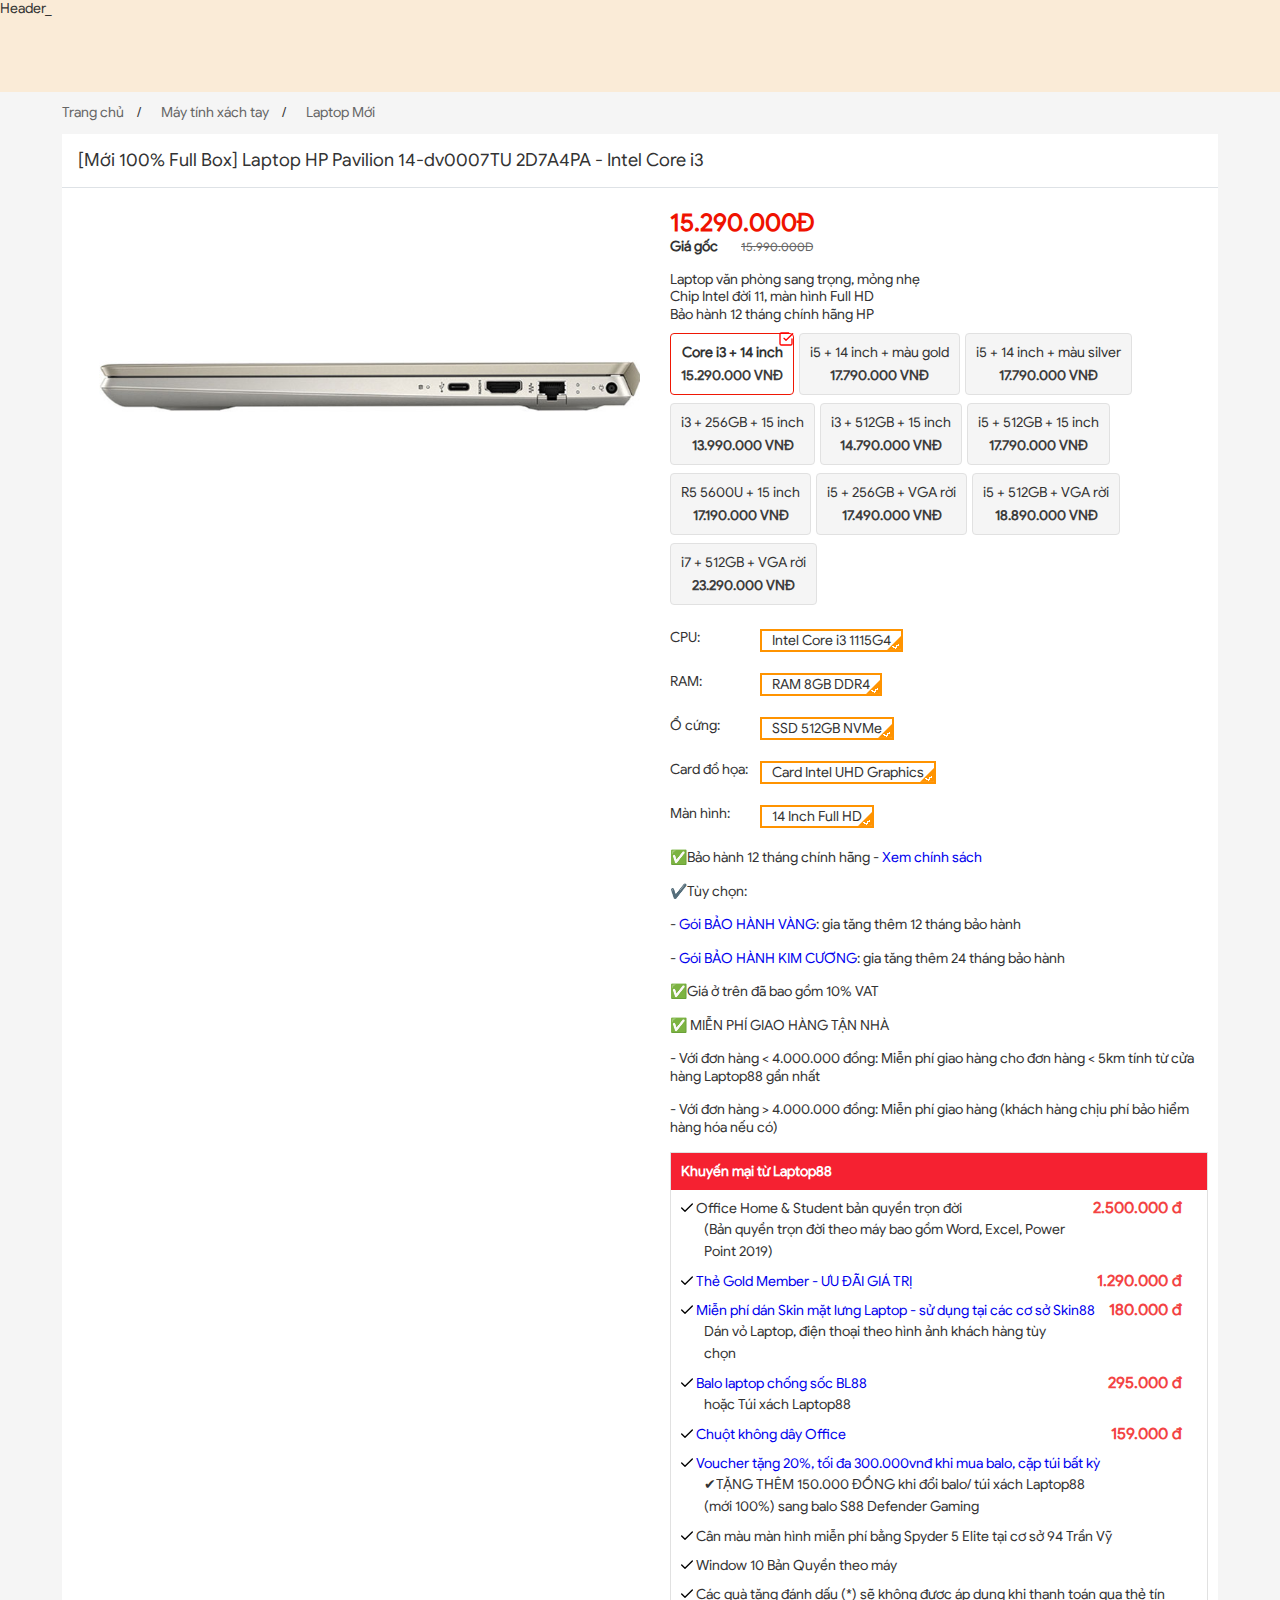
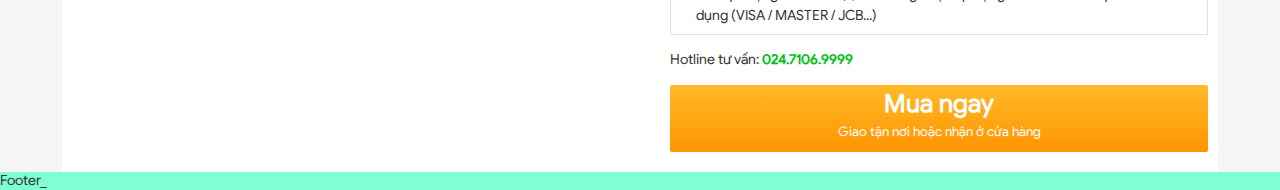
<file: index.html>
<!DOCTYPE html>
<html lang="en">

<head>
    <meta charset="UTF-8">
    <meta http-equiv="X-UA-Compatible" content="IE=edge">
    <meta name="viewport" content="width=device-width, initial-scale=1.0">
    <title>Document</title>
    <link rel="stylesheet" href="./lib/fancybox-master/dist/jquery.fancybox.min.css">
    <link rel="stylesheet" href="/lib/slick-1.8.1/slick/slick.css">
    <link rel="stylesheet" href="style1.css">
</head>

<body>
    <header>
        Header_
    </header>
    <main>
        <div id="breadcrumb">
            <div class="container">
                <div class="row m-0">
                    <div class="item">
                        <a href="#/" itemprop="url">
                            <span itemprop="title">Trang chủ</span>
                        </a>
                    </div>
                    <div class="item">
                        <a href="#/may-tinh-xach-tay.html" itemprop="url">
                            <span itemprop="title">Máy tính xách tay</span>
                        </a>
                    </div>
                    <div class="item">
                        <a href="#/laptop-moi.html" itemprop="url">
                            <span itemprop="title">Laptop Mới</span>
                        </a>
                    </div>
                </div>
            </div>
        </div>
        <div class="detail-type-2">
            <div class="detail-top block-detail">
                <div class="container">
                    <h1 class="bg-white border-bottom mb-0 p-3 text-18 title w-100">[Mới 100% Full Box] Laptop HP
                        Pavilion 14-dv0007TU 2D7A4PA - Intel Core i3</h1>
                    <div class="d-flex bg-white">
                        <div class="col column-1 img-detail" style="max-width: 50%;">
                           
                            <div id="sync1 slider-for " class="owl-carousel owl-theme owl-loaded owl-drag">
                                <div class="owl-stage-outer">
                                    <div class="slideshow-container "
                                     >
                                     <!-- style="transform: translate3d(-2875px, 0px, 0px); transition: all 0.3s ease 0s; width: 6900px;" -->
                                        <div class="owl-item cloned" style="width: 575px;">
                                            <div class="mySlides fade">
                                                <a data-fancybox="gallery"
                                                    href="/content/img/thumbnail_1.jpg">
                                                    <img
                                                        src="/content/img/thumbnail_1.jpg"
                                                        alt="[Mới 100% Full Box] Laptop HP Pavilion 14-dv0007TU 2D7A4PA - Intel Core i3"></a>
                                            </div>
                                        </div>
                                        <div class="owl-item cloned" style="width: 575px;">
                                            <div class="mySlides fade">
                                                <a data-fancybox="gallery"
                                                    href="/content/img/thumbnail_2.jpg">
                                                    <img
                                                        src="/content/img/thumbnail_2.jpg"
                                                        alt="[Mới 100% Full Box] Laptop HP Pavilion 14-dv0007TU 2D7A4PA - Intel Core i3"></a>
                                            </div>
                                        </div>
                                        <div class="owl-item" style="width: 575px;">
                                            <div class="mySlides fade">
                                                <a data-fancybox="gallery"
                                                    href="/content/img/thumbnail_3.jpg">
                                                    <img
                                                        src="/content/img/thumbnail_3.jpg"
                                                        alt="[Mới 100% Full Box] Laptop HP Pavilion 14-dv0007TU 2D7A4PA - Intel Core i3"></a>
                                            </div>
                                        </div>
                                        <div class="owl-item" style="width: 575px;">
                                            <div class="mySlides fade">
                                                <a data-fancybox="gallery"
                                                    href="/content/img/thumbnail_4.jpg">
                                                    <img
                                                        src="/content/img/thumbnail_4.jpg"
                                                        alt="[Mới 100% Full Box] Laptop HP Pavilion 14-dv0007TU 2D7A4PA - Intel Core i3"></a>
                                            </div>
                                        </div>
                                        <div class="owl-item active" style="width: 575px;">
                                            <div class="mySlides fade">
                                                <a data-fancybox="gallery"
                                                    href="/content/img/thumbnail_5.jpg">
                                                    <img
                                                        src="/content/img/thumbnail_5.jpg"
                                                        alt="[Mới 100% Full Box] Laptop HP Pavilion 14-dv0007TU 2D7A4PA - Intel Core i3"></a>
                                            </div>
                                        </div>
                                    </div>
                                </div>
                            </div>
                        </div>
                        <div class="col column-2" style="max-width: 50%;">
                            <span class="price js-price-config js-price-buildpc">15.290.000Đ</span>
                            <span class="unprice"
                                style="font-size: 14px;font-weight: bold;color: #333333;margin-bottom: 15px;display: block;">Giá
                                gốc <span
                                    style="margin-left: 20px;margin-right: 10px;font-size: 12px;color: #666666;text-decoration: line-through;font-weight: 400;">15.990.000Đ</span>
                                <!--i>-4%</i-->
                            </span>
                            <div class="summary">
                                Laptop văn phòng sang trọng, mỏng nhẹ
                                <br>
                                Chip Intel đời 11, màn hình Full HD
                                <br>
                                Bảo hành 12 tháng chính hãng HP<br>
                            </div>
                            <div class="product-config">
                                <ul class="d-flex flex-wrap">

                                    <li class="active">
                                        <a href="">
                                            <span>Core i3 + 14 inch</span>
                                            <span
                                                style="color: #3d3d3d;display: block;font-weight: bold;margin-top: 5px;">
                                                15.290.000 VNĐ</span>
                                        </a>
                                    </li>

                                    <li class="">
                                        <a href="#">
                                            <span>i5 + 14 inch + màu gold</span>
                                            <span
                                                style="color: #3d3d3d;display: block;font-weight: bold;margin-top: 5px;">
                                                17.790.000 VNĐ</span>
                                        </a>
                                    </li>

                                    <li class="">
                                        <a href="#">
                                            <span>i5 + 14 inch + màu silver</span>
                                            <span
                                                style="color: #3d3d3d;display: block;font-weight: bold;margin-top: 5px;">
                                                17.790.000 VNĐ</span>
                                        </a>
                                    </li>

                                    <li class="">
                                        <a href="#">
                                            <span>i3 + 256GB + 15 inch</span>
                                            <span
                                                style="color: #3d3d3d;display: block;font-weight: bold;margin-top: 5px;">
                                                13.990.000 VNĐ</span>
                                        </a>
                                    </li>

                                    <li class="">
                                        <a href="#">
                                            <span>i3 + 512GB + 15 inch</span>
                                            <span
                                                style="color: #3d3d3d;display: block;font-weight: bold;margin-top: 5px;">
                                                14.790.000 VNĐ</span>
                                        </a>
                                    </li>

                                    <li class="">
                                        <a href="#">
                                            <span>i5 + 512GB + 15 inch</span>
                                            <span
                                                style="color: #3d3d3d;display: block;font-weight: bold;margin-top: 5px;">
                                                17.790.000 VNĐ</span>
                                        </a>
                                    </li>

                                    <li class="">
                                        <a href="#">
                                            <span>R5 5600U + 15 inch</span>
                                            <span
                                                style="color: #3d3d3d;display: block;font-weight: bold;margin-top: 5px;">
                                                17.190.000 VNĐ</span>
                                        </a>
                                    </li>

                                    <li class="">
                                        <a href="#">
                                            <span>i5 + 256GB + VGA rời</span>
                                            <span
                                                style="color: #3d3d3d;display: block;font-weight: bold;margin-top: 5px;">
                                                17.490.000 VNĐ</span>
                                        </a>
                                    </li>
                                    <li class="">
                                        <a href="#">
                                            <span>i5 + 512GB + VGA rời</span>
                                            <span
                                                style="color: #3d3d3d;display: block;font-weight: bold;margin-top: 5px;">
                                                18.890.000 VNĐ</span>
                                        </a>
                                    </li>
                                    <li class="">
                                        <a href="#">
                                            <span>i7 + 512GB + VGA rời</span>
                                            <span
                                                style="color: #3d3d3d;display: block;font-weight: bold;margin-top: 5px;">
                                                23.290.000 VNĐ</span>
                                        </a>
                                    </li>

                                </ul>
                            </div>
                            <div id="config-holder">
                                <div class="d-flex flex-wrap js-select-config" id="attr-cpu"><span class="name">CPU:
                                    </span>
                                    <ul>
                                        <li data-attr="cpu" data-value="Intel Core i3 1115G4"
                                            class="attr-value selected-attr-value"><span>Intel Core i3 1115G4</span>
                                        </li>
                                    </ul>
                                </div>
                                <div class="d-flex flex-wrap js-select-config" id="attr-ram"><span class="name">RAM:
                                    </span>
                                    <ul>
                                        <li data-attr="ram" data-value="RAM 8GB DDR4"
                                            class="attr-value selected-attr-value"><span>RAM 8GB DDR4</span></li>
                                    </ul>
                                </div>
                                <div class="d-flex flex-wrap js-select-config" id="attr-o-cung"><span class="name">Ổ
                                        cứng: </span>
                                    <ul>
                                        <li data-attr="o-cung" data-value="SSD 512GB NVMe"
                                            class="attr-value selected-attr-value"><span>SSD 512GB NVMe</span></li>
                                    </ul>
                                </div>
                                <div class="d-flex flex-wrap js-select-config" id="attr-card-do-hoa"><span
                                        class="name">Card đồ họa: </span>
                                    <ul>
                                        <li data-attr="card-do-hoa" data-value="Card Intel UHD Graphics"
                                            class="attr-value selected-attr-value"><span>Card Intel UHD Graphics</span>
                                        </li>
                                    </ul>
                                </div>
                                <div class="d-flex flex-wrap js-select-config" id="attr-man-hinh"><span class="name">Màn
                                        hình: </span>
                                    <ul>
                                        <li data-attr="man-hinh" data-value="14 Inch Full HD"
                                            class="attr-value selected-attr-value"><span>14 Inch Full HD</span></li>
                                    </ul>
                                </div>
                            </div>
                            <span class="pro-warranty d-block mb-2"><strong></strong>
                                <p>✅Bảo hành 12 tháng chính hãng -&nbsp;<a href="#" target="_blank">Xem
                                        chính sách</a></p>
                                <p>✔️Tùy chọn:</p>
                                <p>- <a href="#" target="_blank">Gói BẢO HÀNH
                                        VÀNG</a>: gia tăng thêm 12 tháng bảo hành</p>
                                <p>- <a href="#" target="_blank">Gói BẢO HÀNH KIM
                                        CƯƠNG</a>: gia tăng thêm 24 tháng bảo hành</p>

                                <p>✅Giá ở trên đã bao gồm 10% VAT</p>
                                <p>✅ MIỄN PHÍ GIAO HÀNG TẬN NHÀ</p>
                                <p>- Với đơn hàng &lt; 4.000.000 đồng: Miễn phí giao hàng cho đơn hàng &lt; 5km tính từ
                                    cửa hàng Laptop88 gần nhất</p>
                                <p>- Với đơn hàng &gt; 4.000.000 đồng: Miễn phí giao hàng (khách hàng chịu phí bảo hiểm
                                    hàng hóa nếu có)</p>
                            </span>
                            <ul class="p-promotion">
                                <li>
                                    <span class="promotion-title">Khuyến mại từ Laptop88</span>
                                </li>
                                <!-- check kmai moi -->
                                <li class="private-offer gift">
                                    <span class="kmai"> Office Home &amp; Student bản quyền trọn đời <span
                                            class="gia-kmai"> 2.500.000 đ </span> </span>
                                    <span class="kmai-info">
                                        <span class="desc-kmai">(Bản quyền trọn đời theo máy bao gồm Word, Excel, Power
                                            Point 2019)
                                        </span>
                                    </span>
                                </li>
                                <!-- end check kmai moi -->

                                <li class="private-offer specialOfferGroup">
                                    <span class="kmai"> <a
                                            href="https://laptop88.vn/tang-the-gold-member-tri-gia-1.290.000-dong/a254.html">
                                            Thẻ Gold Member - ƯU ĐÃI GIÁ TRỊ </a> <span class="gia-kmai"> 1.290.000 đ
                                        </span> </span>
                                    <span class="kmai-info">
                                        <span class="desc-kmai"> </span>
                                    </span>
                                </li>

                                <li class="private-offer specialOfferGroup">
                                    <span class="kmai"> <a
                                            href="https://laptop88.vn/laptop88-tang-ngay-01-suat-dan-skin-mat-lung-laptop-mien-phi-tai-cac-co-so-skin88.html">Miễn
                                            phí dán Skin mặt lưng Laptop - sử dụng tại các cơ sở Skin88 </a> <span
                                            class="gia-kmai"> 180.000 đ </span> </span>
                                    <span class="kmai-info">
                                        <span class="desc-kmai">Dán vỏ Laptop, điện thoại theo hình ảnh khách hàng tùy
                                            chọn </span>
                                    </span>
                                </li>

                                <li class="private-offer specialOfferGroup">
                                    <span class="kmai"> <a
                                            href="https://laptop88.vn/balo-laptop-chong-soc-bl88/p2491.html">Balo laptop
                                            chống sốc BL88 </a> <span class="gia-kmai"> 295.000 đ </span> </span>
                                    <span class="kmai-info">
                                        <span class="desc-kmai">hoặc Túi xách Laptop88 </span>
                                    </span>
                                </li>

                                <li class="private-offer specialOfferGroup">
                                    <span class="kmai"> <a
                                            href="https://laptop88.vn/chuot-khong-day-s88-office-wireless/p4209.html">Chuột
                                            không dây Office </a> <span class="gia-kmai"> 159.000 đ </span> </span>
                                    <span class="kmai-info">
                                        <span class="desc-kmai"> </span>
                                    </span>
                                </li>

                                <li class="private-offer specialOfferGroup">
                                    <span class="kmai"> <a
                                            href="https://laptop88.vn/mua-laptop-nhan-ngay-voucher-cuc-hap-dan/a753.html">Voucher
                                            tặng 20%, tối đa 300.000vnđ khi mua balo, cặp túi bất kỳ </a> </span>
                                    <span class="kmai-info">
                                        <span class="desc-kmai">✔TẶNG THÊM 150.000 ĐỒNG khi đổi balo/ túi xách Laptop88
                                            (mới 100%) sang balo S88 Defender Gaming </span>
                                    </span>
                                </li>

                                <li class="private-offer specialOfferGroup">
                                    <span class="kmai"> Cân màu màn hình miễn phí bằng Spyder 5 Elite tại cơ sở 94 Trần
                                        Vỹ </span>
                                    <span class="kmai-info">
                                        <span class="desc-kmai"> </span>
                                    </span>
                                </li>

                                <li class="private-offer specialOfferGroup">
                                    <span class="kmai"> Window 10 Bản Quyền theo máy </span>
                                    <span class="kmai-info">
                                        <span class="desc-kmai"> </span>
                                    </span>
                                </li>

                                <li class="private-offer specialOfferGroup">
                                    <span class="kmai"> Các quà tặng đánh dấu (*) sẽ không được áp dụng khi thanh toán
                                        qua thẻ tín dụng (VISA / MASTER / JCB...) </span>
                                    <span class="kmai-info">
                                        <span class="desc-kmai"> </span>
                                    </span>
                                </li>

                            </ul>
                            <p class="hotline">Hotline tư vấn: <a href="tel:2471069999">024.7106.9999</a></p>
                            <div class="align-items-center d-flex flex-wrap justify-content-between">
                                <a href="javascript:;" class="buy-now" data-id="6495" style="width:100%">Mua ngay <span
                                        class="text-13 fw-4 d-block">Giao tận nơi hoặc nhận ở cửa hàng</span></a>
                            </div>
                        </div>
                    </div>
                </div>
            </div>
        </div>
    </main>
    <footer>Footer_</footer>

    <script src="./lib/jquery-3.5.1.min.js"></script>
    <script src="./lib/fancybox-master/dist/jquery.fancybox.min.js"></script>
    <script src="./lib/slick-1.8.1/slick/slick.min.js"></script>
    <script src="./app1.js"></script>
</body>

</html>
</file>
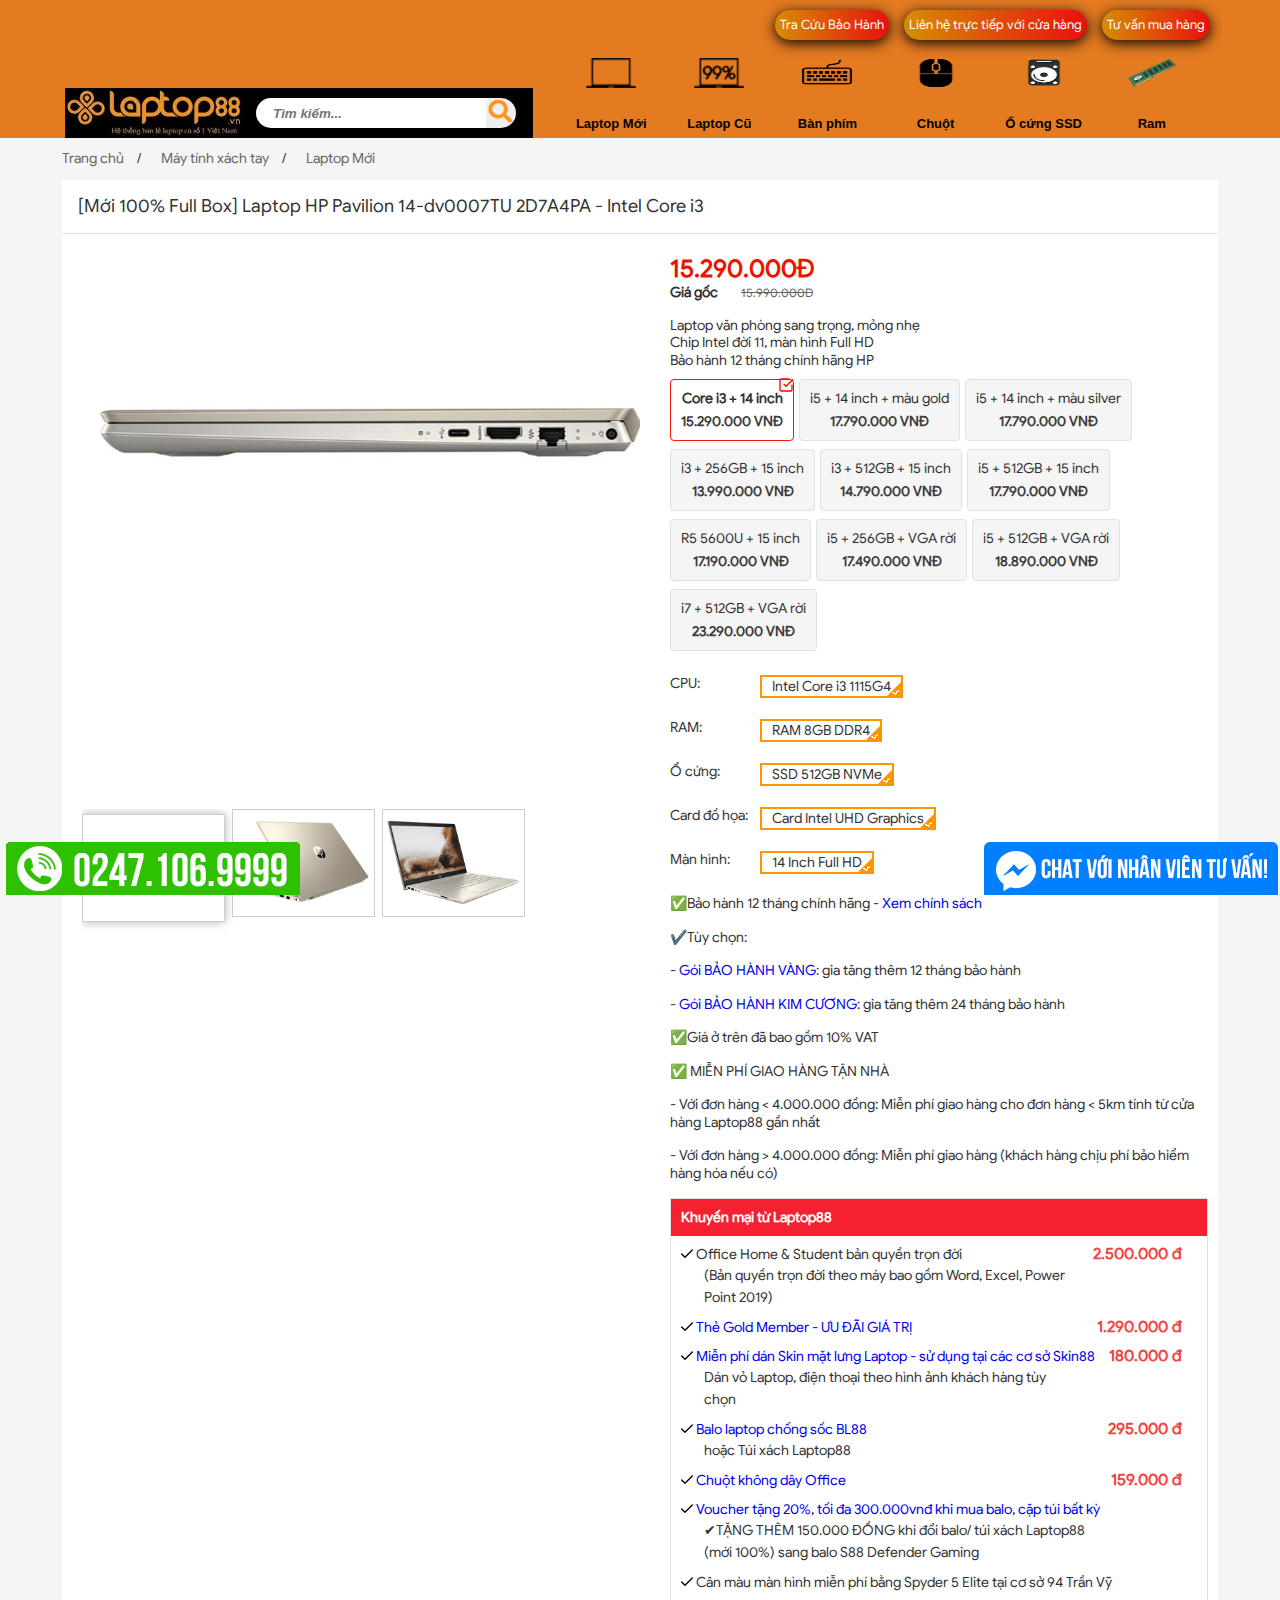
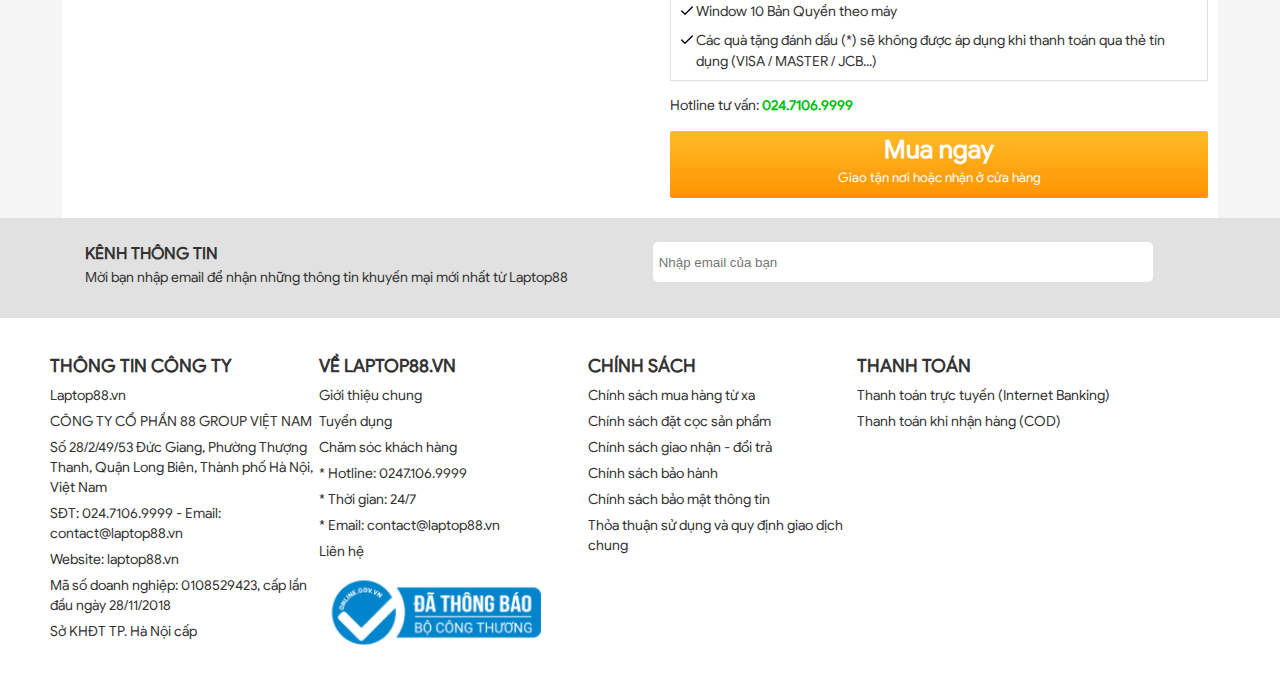
<file: ProductDetail.html>
<!DOCTYPE html>
<html lang="en">

<head>
    <meta charset="UTF-8">
    <meta http-equiv="X-UA-Compatible" content="IE=edge">
    <meta name="viewport" content="width=device-width, initial-scale=1.0">
    <title>Document</title>
    <link rel="stylesheet" href="./lib/fancybox-master/dist/jquery.fancybox.min.css">
    <link rel="stylesheet" href="/lib/slick-1.8.1/slick/slick.css">
    <link rel="stylesheet" href="/styleProduct.css">
</head>

<body>
    <header class="">
        <div class="new-header-top">
            <div class="header-item">
                <span class="top-header-span">
                    <a href="/baohanh.html" style="color: white">
                        Tra Cứu Bảo Hành
                    </a>
                </span>
            </div>  
            <div class="header-item">
                <span class="top-header-span" style="color: white !important;">Liên hệ trực tiếp với cửa hàng</span>
            </div>
            <div class="header-item">
                <span class="top-header-span" style="color: white !important">Tư vấn mua hàng</span>
            </div>
        </div>
        <div class="top">	
            <div class="header">
                <div id="image">
                    <img src="./images/logo_favicon.1_.jpg" Height="48px"/>
                </div>
                <div id="search">
                <input class="tim_kiem" placeholder="    Tìm kiếm..." height="25px" style="border-radius:20px 0px 0px 20px ; border: none;font-style: italic;font-weight: bold;"/>
                <div class="search_button">
                    <img src="./images/Capture.jpg"  class="btn_search" width="30" height="30" style="border-radius:0px 20px 20px 0px;margin-left: 0px;"/>
                </div>
                </div>	
            </div>	
            
            <div class="menu">
                <ul class="ul">
                    
                    <li><a href="#"><img src="./images/ic_laptop.png" /><br/>Laptop Mới</a>
                        <ul id="submenu1">
                            <li><a href="#">Laptop HP</a></li>
                                <li><a href="#">Laptop Dell</a></li>
                                <li><a href="#">Laptop Lenovo</a></li>
                                <li><a href="#">Laptop Asus</a></li>
                                <li><a href="#">Laptop MacBook</a>
                            </li>
                        </ul>
                    </li>
                    <li><a href="#"><img src="./images/ic_buy.png" />
                                            <br/>Laptop Cũ</a>
                        <ul id="submenu">
                            <li><a href="#">Laptop HP cũ</a></li>
                                <li><a href="#">Laptop Dell cũ</a></li>
                                <li><a href="#">Laptop Lenovo cũ</a></li>
                                <li><a href="#">Laptop Asus cũ</a></li>
                                <li><a href="#">Laptop MacBook cũ</a>
                            </li>
                        </ul>
                    </li>
                    <li><a href="#"><img src="./images/keyboard.jpg" /><br/>Bàn phím</a></li>
                        <li><a href="#"><img src="./images/mouse.jpg" /><br/>Chuột </a></li>
                        <li><a href="#"><img src="./images/ssd.jpg" /><br/>Ổ cứng SSD</a></li>
                        <li><a href="#"><img src="./images/Ram.jpg" /><br/>Ram</a></li>
                </ul>
            </div>
        </div>
    </header>
    <main>
        <div id="breadcrumb">
            <div class="container">
                <div class="row m-0">
                    <div class="item">
                        <a href="/trangchu.html" itemprop="url">
                            <span itemprop="title">Trang chủ</span>
                        </a>
                    </div>
                    <div class="item">
                        <a href="#" itemprop="url">
                            <span itemprop="title">Máy tính xách tay</span>
                        </a>
                    </div>
                    <div class="item">
                        <a href="#" itemprop="url">
                            <span itemprop="title">Laptop Mới</span>
                        </a>
                    </div>
                </div>
            </div>
        </div>
        <div class="detail-type-2">
            <div class="detail-top block-detail">
                <div class="container">
                    <h1 class="bg-white border-bottom mb-0 p-3 text-18 title w-100">[Mới 100% Full Box] Laptop HP
                        Pavilion 14-dv0007TU 2D7A4PA - Intel Core i3</h1>
                    <div class="d-flex bg-white">
                        <div class="col column-1 img-detail" style="max-width: 50%;">

                            <div class="slideshow-container slider-for slider-autoplay">
                                <!-- <div class="mySlides fade"> -->
                                <a data-fancybox="gallery" href="/content/img/thumbnail_1.jpg">
                                    <img class="max-w-575" src="/content/img/thumbnail_1.jpg"
                                        alt="[Mới 100% Full Box] Laptop HP Pavilion 14-dv0007TU 2D7A4PA - Intel Core i3"></a>
                                <!-- </div> -->
                                <!-- <div class="mySlides fade"> -->
                                <a data-fancybox="gallery" href="/content/img/thumbnail_2.jpg">
                                    <img class="max-w-575" src="/content/img/thumbnail_2.jpg"
                                        alt="[Mới 100% Full Box] Laptop HP Pavilion 14-dv0007TU 2D7A4PA - Intel Core i3"></a>
                                <!-- </div> -->
                                <!-- <div class="mySlides fade"> -->
                                <a data-fancybox="gallery" href="/content/img/thumbnail_3.jpg">
                                    <img class="max-w-575" src="/content/img/thumbnail_3.jpg"
                                        alt="[Mới 100% Full Box] Laptop HP Pavilion 14-dv0007TU 2D7A4PA - Intel Core i3"></a>
                                <!-- </div> -->
                                <!-- <div class="mySlides fade" style="width: 575px;"> -->
                                <a data-fancybox="gallery" href="/content/img/thumbnail_4.jpg">
                                    <img class="max-w-575" src="/content/img/thumbnail_4.jpg"
                                        alt="[Mới 100% Full Box] Laptop HP Pavilion 14-dv0007TU 2D7A4PA - Intel Core i3"></a>
                                <!-- </div> -->
                                <!-- <div class="mySlides fade" style="width: 575px;"> -->
                                <a data-fancybox="gallery" href="/content/img/thumbnail_5.jpg">
                                    <img class="max-w-575" src="/content/img/thumbnail_5.jpg"
                                        alt="[Mới 100% Full Box] Laptop HP Pavilion 14-dv0007TU 2D7A4PA - Intel Core i3"></a>
                                <!-- </div> -->
                            </div>
                            <div class="slider slider-nav">
                                <div>
                                    <img class="max-w-143" src="/content/img/thumbnail_1.jpg"
                                        alt="[Mới 100% Full Box] Laptop HP Pavilion 14-dv0007TU 2D7A4PA - Intel Core i3"></a>
                                </div>
                                <div>
                                    <img class="max-w-143" src="/content/img/thumbnail_2.jpg"
                                        alt="[Mới 100% Full Box] Laptop HP Pavilion 14-dv0007TU 2D7A4PA - Intel Core i3"></a>

                                </div>
                                <div>
                                    <img class="max-w-143" src="/content/img/thumbnail_3.jpg"
                                        alt="[Mới 100% Full Box] Laptop HP Pavilion 14-dv0007TU 2D7A4PA - Intel Core i3"></a>

                                </div>
                                <div>
                                    <img class="max-w-143" src="/content/img/thumbnail_4.jpg"
                                        alt="[Mới 100% Full Box] Laptop HP Pavilion 14-dv0007TU 2D7A4PA - Intel Core i3"></a>

                                </div>
                                <div>
                                    <img class="max-w-143" src="/content/img/thumbnail_5.jpg"
                                        alt="[Mới 100% Full Box] Laptop HP Pavilion 14-dv0007TU 2D7A4PA - Intel Core i3"></a>

                                </div>

                            </div>
                        </div>
                        <div class="col column-2" style="max-width: 50%;">
                            <span class="price js-price-config js-price-buildpc">15.290.000Đ</span>
                            <span class="unprice"
                                style="font-size: 14px;font-weight: bold;color: #333333;margin-bottom: 15px;display: block;">Giá
                                gốc <span
                                    style="margin-left: 20px;margin-right: 10px;font-size: 12px;color: #666666;text-decoration: line-through;font-weight: 400;">15.990.000Đ</span>
                                <!--i>-4%</i-->
                            </span>
                            <div class="summary">
                                Laptop văn phòng sang trọng, mỏng nhẹ
                                <br>
                                Chip Intel đời 11, màn hình Full HD
                                <br>
                                Bảo hành 12 tháng chính hãng HP<br>
                            </div>
                            <div class="product-config">
                                <ul class="d-flex flex-wrap">

                                    <li class="active">
                                        <a href="">
                                            <span>Core i3 + 14 inch</span>
                                            <span
                                                style="color: #3d3d3d;display: block;font-weight: bold;margin-top: 5px;">
                                                15.290.000 VNĐ</span>
                                        </a>
                                    </li>

                                    <li class="">
                                        <a href="#">
                                            <span>i5 + 14 inch + màu gold</span>
                                            <span
                                                style="color: #3d3d3d;display: block;font-weight: bold;margin-top: 5px;">
                                                17.790.000 VNĐ</span>
                                        </a>
                                    </li>

                                    <li class="">
                                        <a href="#">
                                            <span>i5 + 14 inch + màu silver</span>
                                            <span
                                                style="color: #3d3d3d;display: block;font-weight: bold;margin-top: 5px;">
                                                17.790.000 VNĐ</span>
                                        </a>
                                    </li>

                                    <li class="">
                                        <a href="#">
                                            <span>i3 + 256GB + 15 inch</span>
                                            <span
                                                style="color: #3d3d3d;display: block;font-weight: bold;margin-top: 5px;">
                                                13.990.000 VNĐ</span>
                                        </a>
                                    </li>

                                    <li class="">
                                        <a href="#">
                                            <span>i3 + 512GB + 15 inch</span>
                                            <span
                                                style="color: #3d3d3d;display: block;font-weight: bold;margin-top: 5px;">
                                                14.790.000 VNĐ</span>
                                        </a>
                                    </li>

                                    <li class="">
                                        <a href="#">
                                            <span>i5 + 512GB + 15 inch</span>
                                            <span
                                                style="color: #3d3d3d;display: block;font-weight: bold;margin-top: 5px;">
                                                17.790.000 VNĐ</span>
                                        </a>
                                    </li>

                                    <li class="">
                                        <a href="#">
                                            <span>R5 5600U + 15 inch</span>
                                            <span
                                                style="color: #3d3d3d;display: block;font-weight: bold;margin-top: 5px;">
                                                17.190.000 VNĐ</span>
                                        </a>
                                    </li>

                                    <li class="">
                                        <a href="#">
                                            <span>i5 + 256GB + VGA rời</span>
                                            <span
                                                style="color: #3d3d3d;display: block;font-weight: bold;margin-top: 5px;">
                                                17.490.000 VNĐ</span>
                                        </a>
                                    </li>
                                    <li class="">
                                        <a href="#">
                                            <span>i5 + 512GB + VGA rời</span>
                                            <span
                                                style="color: #3d3d3d;display: block;font-weight: bold;margin-top: 5px;">
                                                18.890.000 VNĐ</span>
                                        </a>
                                    </li>
                                    <li class="">
                                        <a href="#">
                                            <span>i7 + 512GB + VGA rời</span>
                                            <span
                                                style="color: #3d3d3d;display: block;font-weight: bold;margin-top: 5px;">
                                                23.290.000 VNĐ</span>
                                        </a>
                                    </li>

                                </ul>
                            </div>
                            <div id="config-holder">
                                <div class="d-flex flex-wrap js-select-config" id="attr-cpu"><span class="name">CPU:
                                    </span>
                                    <ul>
                                        <li data-attr="cpu" data-value="Intel Core i3 1115G4"
                                            class="attr-value selected-attr-value"><span>Intel Core i3 1115G4</span>
                                        </li>
                                    </ul>
                                </div>
                                <div class="d-flex flex-wrap js-select-config" id="attr-ram"><span class="name">RAM:
                                    </span>
                                    <ul>
                                        <li data-attr="ram" data-value="RAM 8GB DDR4"
                                            class="attr-value selected-attr-value"><span>RAM 8GB DDR4</span></li>
                                    </ul>
                                </div>
                                <div class="d-flex flex-wrap js-select-config" id="attr-o-cung"><span class="name">Ổ
                                        cứng: </span>
                                    <ul>
                                        <li data-attr="o-cung" data-value="SSD 512GB NVMe"
                                            class="attr-value selected-attr-value"><span>SSD 512GB NVMe</span></li>
                                    </ul>
                                </div>
                                <div class="d-flex flex-wrap js-select-config" id="attr-card-do-hoa"><span
                                        class="name">Card đồ họa: </span>
                                    <ul>
                                        <li data-attr="card-do-hoa" data-value="Card Intel UHD Graphics"
                                            class="attr-value selected-attr-value"><span>Card Intel UHD Graphics</span>
                                        </li>
                                    </ul>
                                </div>
                                <div class="d-flex flex-wrap js-select-config" id="attr-man-hinh"><span class="name">Màn
                                        hình: </span>
                                    <ul>
                                        <li data-attr="man-hinh" data-value="14 Inch Full HD"
                                            class="attr-value selected-attr-value"><span>14 Inch Full HD</span></li>
                                    </ul>
                                </div>
                            </div>
                            <span class="pro-warranty d-block mb-2"><strong></strong>
                                <p>✅Bảo hành 12 tháng chính hãng -&nbsp;<a href="#" target="_blank">Xem
                                        chính sách</a></p>
                                <p>✔️Tùy chọn:</p>
                                <p>- <a href="#" target="_blank">Gói BẢO HÀNH
                                        VÀNG</a>: gia tăng thêm 12 tháng bảo hành</p>
                                <p>- <a href="#" target="_blank">Gói BẢO HÀNH KIM
                                        CƯƠNG</a>: gia tăng thêm 24 tháng bảo hành</p>

                                <p>✅Giá ở trên đã bao gồm 10% VAT</p>
                                <p>✅ MIỄN PHÍ GIAO HÀNG TẬN NHÀ</p>
                                <p>- Với đơn hàng &lt; 4.000.000 đồng: Miễn phí giao hàng cho đơn hàng &lt; 5km tính từ
                                    cửa hàng Laptop88 gần nhất</p>
                                <p>- Với đơn hàng &gt; 4.000.000 đồng: Miễn phí giao hàng (khách hàng chịu phí bảo hiểm
                                    hàng hóa nếu có)</p>
                            </span>
                            <ul class="p-promotion">
                                <li>
                                    <span class="promotion-title">Khuyến mại từ Laptop88</span>
                                </li>
                                <!-- check kmai moi -->
                                <li class="private-offer gift">
                                    <span class="kmai"> Office Home &amp; Student bản quyền trọn đời <span
                                            class="gia-kmai"> 2.500.000 đ </span> </span>
                                    <span class="kmai-info">
                                        <span class="desc-kmai">(Bản quyền trọn đời theo máy bao gồm Word, Excel, Power
                                            Point 2019)
                                        </span>
                                    </span>
                                </li>
                                <!-- end check kmai moi -->

                                <li class="private-offer specialOfferGroup">
                                    <span class="kmai"> <a
                                            href="https://laptop88.vn/tang-the-gold-member-tri-gia-1.290.000-dong/a254.html">
                                            Thẻ Gold Member - ƯU ĐÃI GIÁ TRỊ </a> <span class="gia-kmai"> 1.290.000 đ
                                        </span> </span>
                                    <span class="kmai-info">
                                        <span class="desc-kmai"> </span>
                                    </span>
                                </li>

                                <li class="private-offer specialOfferGroup">
                                    <span class="kmai"> <a
                                            href="https://laptop88.vn/laptop88-tang-ngay-01-suat-dan-skin-mat-lung-laptop-mien-phi-tai-cac-co-so-skin88.html">Miễn
                                            phí dán Skin mặt lưng Laptop - sử dụng tại các cơ sở Skin88 </a> <span
                                            class="gia-kmai"> 180.000 đ </span> </span>
                                    <span class="kmai-info">
                                        <span class="desc-kmai">Dán vỏ Laptop, điện thoại theo hình ảnh khách hàng tùy
                                            chọn </span>
                                    </span>
                                </li>

                                <li class="private-offer specialOfferGroup">
                                    <span class="kmai"> <a
                                            href="https://laptop88.vn/balo-laptop-chong-soc-bl88/p2491.html">Balo laptop
                                            chống sốc BL88 </a> <span class="gia-kmai"> 295.000 đ </span> </span>
                                    <span class="kmai-info">
                                        <span class="desc-kmai">hoặc Túi xách Laptop88 </span>
                                    </span>
                                </li>

                                <li class="private-offer specialOfferGroup">
                                    <span class="kmai"> <a
                                            href="https://laptop88.vn/chuot-khong-day-s88-office-wireless/p4209.html">Chuột
                                            không dây Office </a> <span class="gia-kmai"> 159.000 đ </span> </span>
                                    <span class="kmai-info">
                                        <span class="desc-kmai"> </span>
                                    </span>
                                </li>

                                <li class="private-offer specialOfferGroup">
                                    <span class="kmai"> <a
                                            href="https://laptop88.vn/mua-laptop-nhan-ngay-voucher-cuc-hap-dan/a753.html">Voucher
                                            tặng 20%, tối đa 300.000vnđ khi mua balo, cặp túi bất kỳ </a> </span>
                                    <span class="kmai-info">
                                        <span class="desc-kmai">✔TẶNG THÊM 150.000 ĐỒNG khi đổi balo/ túi xách Laptop88
                                            (mới 100%) sang balo S88 Defender Gaming </span>
                                    </span>
                                </li>

                                <li class="private-offer specialOfferGroup">
                                    <span class="kmai"> Cân màu màn hình miễn phí bằng Spyder 5 Elite tại cơ sở 94 Trần
                                        Vỹ </span>
                                    <span class="kmai-info">
                                        <span class="desc-kmai"> </span>
                                    </span>
                                </li>

                                <li class="private-offer specialOfferGroup">
                                    <span class="kmai"> Window 10 Bản Quyền theo máy </span>
                                    <span class="kmai-info">
                                        <span class="desc-kmai"> </span>
                                    </span>
                                </li>

                                <li class="private-offer specialOfferGroup">
                                    <span class="kmai"> Các quà tặng đánh dấu (*) sẽ không được áp dụng khi thanh toán
                                        qua thẻ tín dụng (VISA / MASTER / JCB...) </span>
                                    <span class="kmai-info">
                                        <span class="desc-kmai"> </span>
                                    </span>
                                </li>

                            </ul>
                            <p class="hotline">Hotline tư vấn: <a href="tel:2471069999">024.7106.9999</a></p>
                            <div class="align-items-center d-flex flex-wrap justify-content-between">
                                <a href="javascript:;" class="buy-now" data-id="6495" style="width:100%">Mua ngay <span
                                        class="text-13 fw-4 d-block">Giao tận nơi hoặc nhận ở cửa hàng</span></a>
                            </div>
                        </div>
                    </div>
                </div>
            </div>
        </div>
    </main>
    <!-- Thông tin  -->
    <div class="infor" style="display: flex;background: #E1E1E1;">
        <div class="infor_">
            <h3 style="margin: 0; padding-top: 0;">
                KÊNH THÔNG TIN
            </h3>
            <span>Mời bạn nhập email để nhận những thông tin khuyến mại mới nhất từ Laptop88
            </span>
        </div>
        <div class="infor_ input_email">
            <input placeholder=" Nhập email của bạn">
        </div>
    </div>
    <div class="hotline-call" style=" position: fixed;bottom: 1px;left: 1px;z-index: 9999;overflow: hidden;">
        <a href="tel:0965977804"> <img src="./menu images/hotline-call.png"> </a>
    </div>
    <div class="fixed-fb-chat" style="position: fixed;bottom: 1px;right: 1px;z-index: 9999;overflow: hidden;">
        <a href="https://m.me/laptop88.vn" id="goToMess" target="_blank"> <img src="./menu images/messenger-chat.png"
                alt="chat với laptop88"> </a>
    </div>
    <footer>
        <div id="footer">
            <div class="container">
                <div class="box-footer">
                    <h3 class="h-title">THÔNG TIN CÔNG TY</h3>
                    <ul class="ul">
                        <li><a href="https://laptop88.vn/gioi-thieu">Laptop88.vn</a> </li>
                        <li> CÔNG TY CỔ PHẦN 88 GROUP VIỆT NAM </li>
                        <li> Số 28/2/49/53 Đức Giang, Phường Thượng Thanh, Quận Long Biên, Thành phố Hà Nội, Việt Nam
                        </li>
                        <li> SĐT: 024.7106.9999 - Email: contact@laptop88.vn </li>
                        <li> Website: laptop88.vn </li>
                        <li> Mã số doanh nghiệp: 0108529423, cấp lần đầu ngày 28/11/2018</li>
                        <li> Sở KHĐT TP. Hà Nội cấp </li>
                    </ul>
                </div>
                <div class="box-footer">
                    <h3 class="h-title">VỀ LAPTOP88.VN</h3>
                    <ul class="ul">
                        <li><a href="/gioi-thieu">Giới thiệu chung</a> </li>
                        <li><a href="/page/tuyen-dung">Tuyển dụng</a> </li>
                        <li> Chăm sóc khách hàng </li>
                        <li> * Hotline: 0247.106.9999 </li>
                        <li> * Thời gian: 24/7 </li>
                        <li> * Email: contact@laptop88.vn </li>
                        <li><a href="/lien-he">Liên hệ</a> </li>
                        <li><img style="height:80px" src="/content/icon/lien-he.PNG"></li>
                    </ul>
                </div>
                <div class="box-footer">
                    <h3 class="h-title">CHÍNH SÁCH</h3>
                    <ul class="ul">
                        <li><a href="/page/huong-dan-mua-hang-online">Chính sách mua hàng từ xa</a> </li>
                        <li><a href="/page/dat-coc-giu-may">Chính sách đặt cọc sản phẩm</a> </li>
                        <li><a href="/page/chinh-sach-doi-tra-hang">Chính sách giao nhận - đổi trả</a> </li>
                        <li><a href="/page/chinh-sach-bao-hanh">Chính sách bảo hành</a> </li>
                        <li><a href="/chinh-sach-bao-mat-thong-tin/a241.html">Chính sách bảo mật thông tin</a> </li>
                        <li><a href="/thoa-thuan-su-dung-va-quy-dinh-giao-dich-chung/a243.html">Thỏa thuận sử dụng và
                                quy định giao dịch chung</a> </li>
                    </ul>
                </div>
                <div class="box-footer">
                    <h3 class="h-title">THANH TOÁN</h3>
                    <ul class="ul">
                        <li> Thanh toán trực tuyến (Internet Banking) </li>
                        <li> Thanh toán khi nhận hàng (COD) </li>
                    </ul>
                </div>
                <div class="box-footer" style="float:right; width:350px;">
                    <iframe
                        src="https://www.facebook.com/plugins/page.php?href=https%3A%2F%2Fwww.facebook.com%2Flaptop88.vn%2F&amp;tabs&amp;width=340&amp;height=214&amp;small_header=false&amp;adapt_container_width=true&amp;hide_cover=false&amp;show_facepile=true&amp;appId=2513722901987684"
                        width="340" height="214" style="border:none;overflow:hidden" scrolling="no" frameborder="0"
                        allowtransparency="true" allow="encrypted-media"></iframe>
                </div>
            </div>
        </div>
    </footer>

    <script src="./lib/jquery-3.5.1.min.js"></script>
    <script src="./lib/fancybox-master/dist/jquery.fancybox.min.js"></script>
    <script src="./lib/slick-1.8.1/slick/slick.min.js"></script>
    <script src="./lib/slick-1.8.1/slick/slick.js"></script>
    <script src="./ProductDetail.js"></script>

    <script type="text/javascript">
        $(document).ready(function () {
            $('.slider-nav').slick({
                slidesToShow: 3,
                slidesToScroll: 1,
                asNavFor: '.slider-for',
                dots: true,
                // centerMode: true,
                focusOnSelect: true,
                infinite: false       //k để vòng lặp vô hạn
            });
            $('.slider-for').slick({
                slidesToShow: 1,
                slidesToScroll: 1,
                arrows: false,
                fade: true,
                asNavFor: '.slider-nav',
                autoplay: true,
                autoplaySpeed: 2000,
                dots: false,
                infinite: false
            });
        });
    </script>
</body>

</html>
</file>
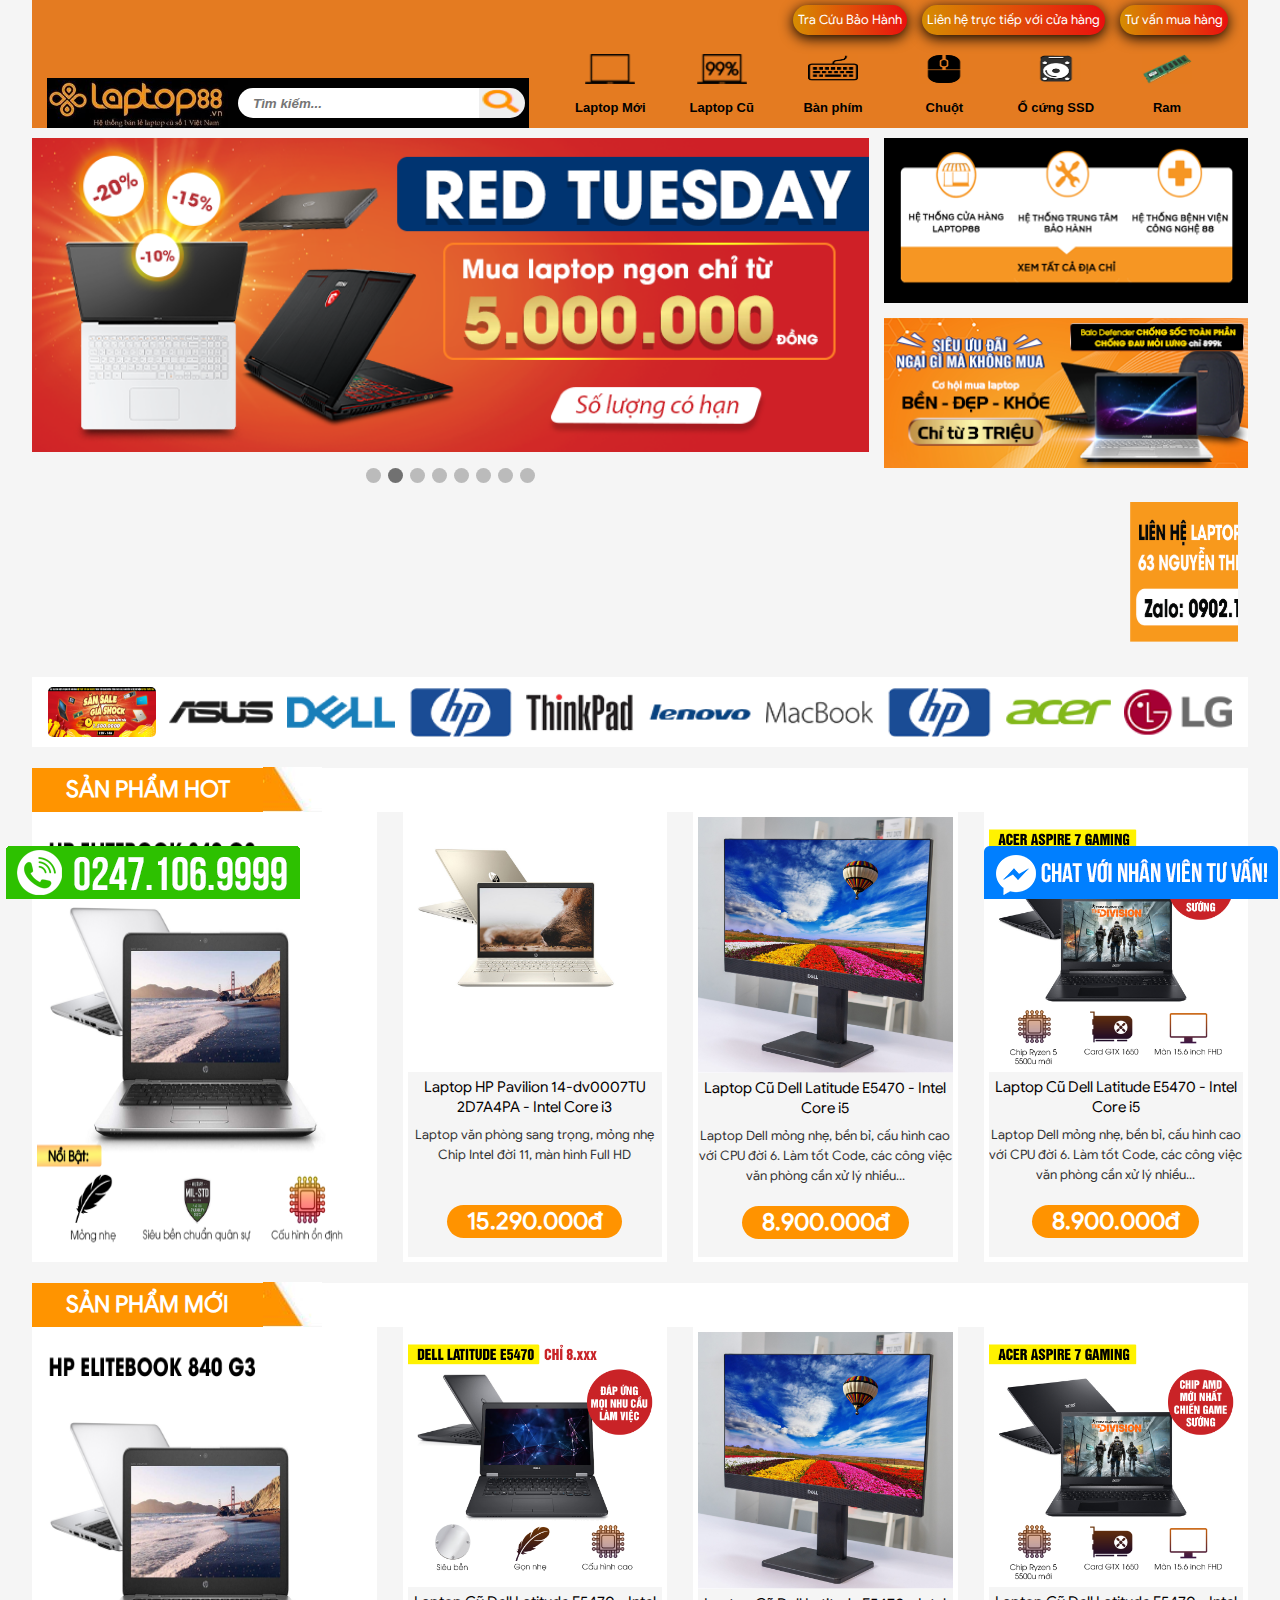
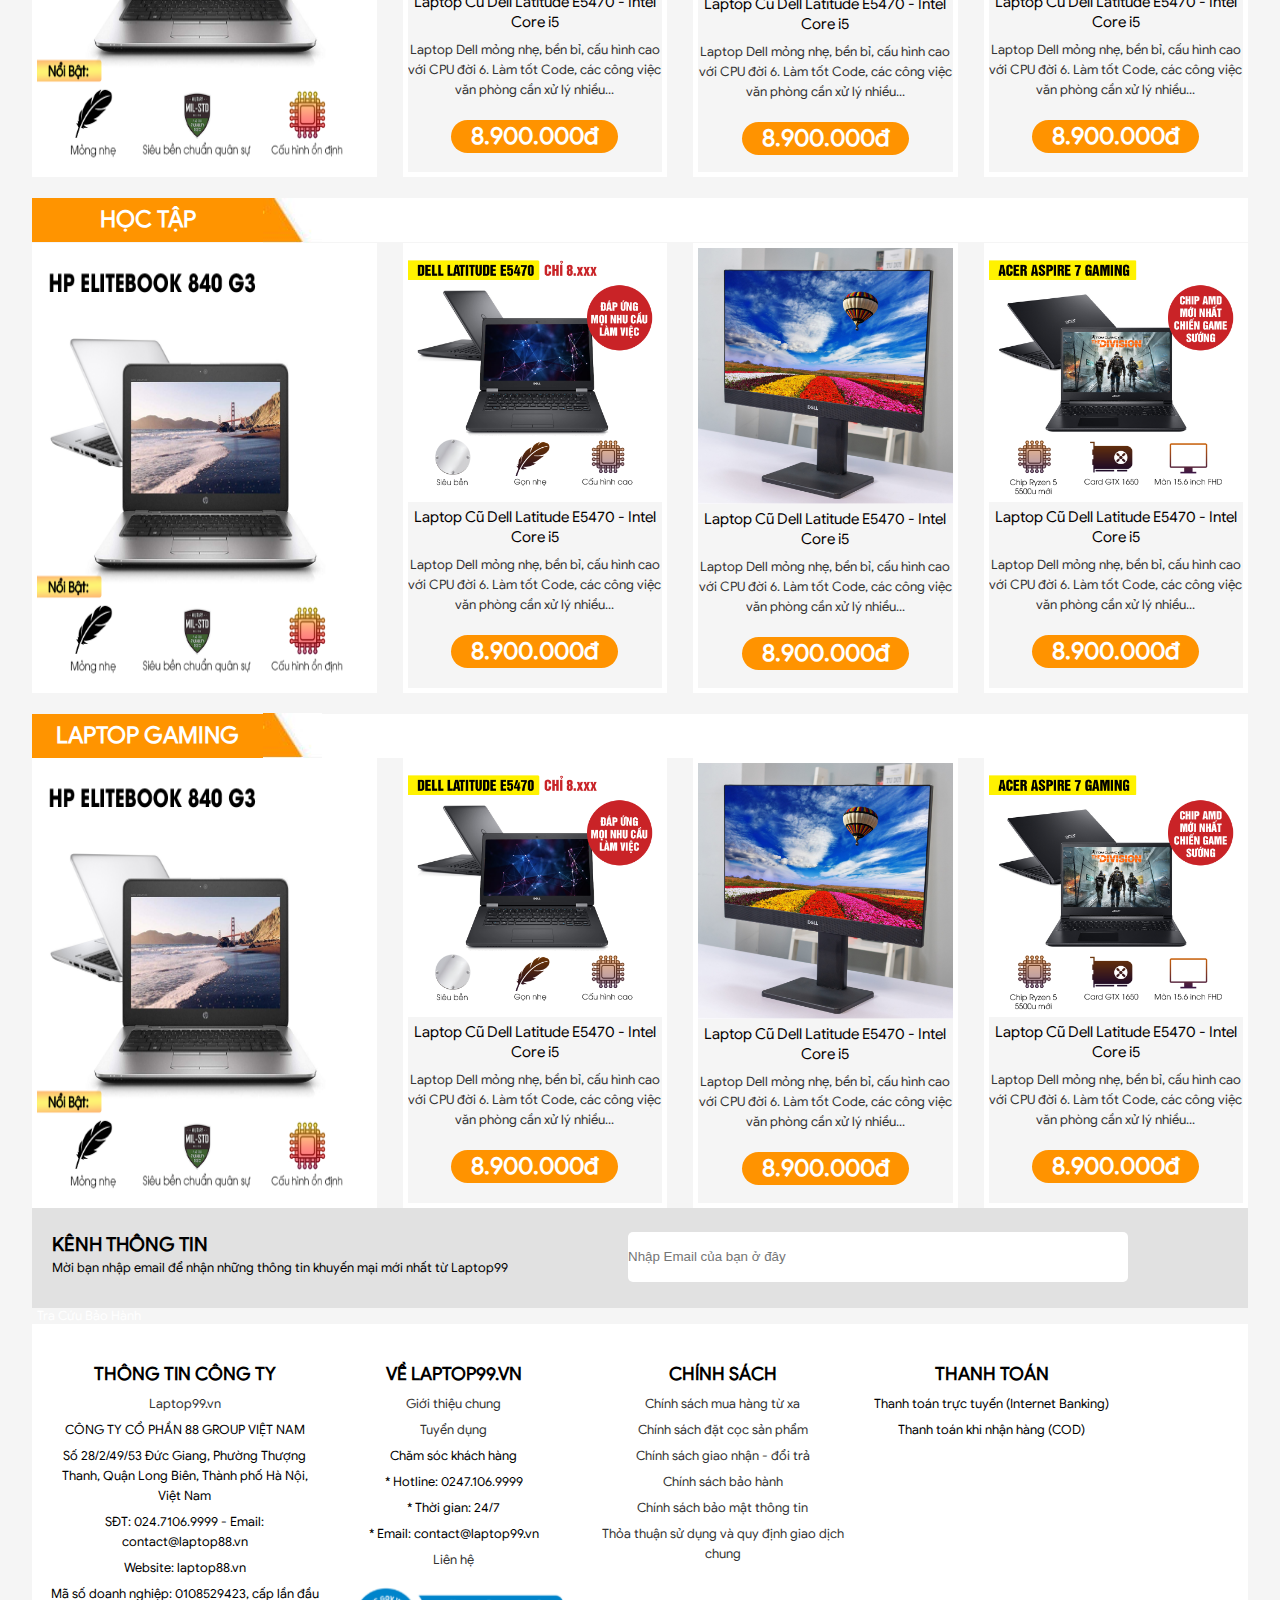
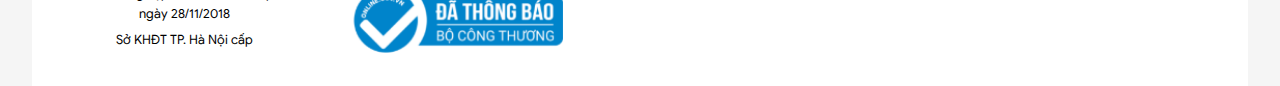
<file: trangchu.html>
<!DOCTYPE html>
<html lang="en">
<head>
    <meta charset="UTF-8">
    <meta http-equiv="X-UA-Compatible" content="IE=edge">
    <meta name="viewport" content="width=device-width, initial-scale=1.0">
    <title>Document</title>
    <link rel="stylesheet" href="style.css">
    
</head>
<body>
    <!-- <a href="Dangnhap.aspx">Đăng nhập</a>
	<a href="Dangky.aspx">Đăng ký</a> -->
    <div class="new-header-top">
        <div class="header-item">
            <span class="top-header-span">
                <a href="/baohanh.html" style="color: white">
                    Tra Cứu Bảo Hành
                </a>
            </span>
        </div>  
        <div class="header-item">
            <span class="top-header-span" style="color: white !important;">Liên hệ trực tiếp với cửa hàng</span>
        </div>
        <div class="header-item">
            <span class="top-header-span" style="color: white !important">Tư vấn mua hàng</span>
        </div>
    </div>
	<div class="top">	
		<div class="header">
            <div id="image">
                <img src="./images/logo_favicon.1_.jpg" Height="48px"/>
            </div>
            <div id="search">
            <input class="tim_kiem" placeholder="    Tìm kiếm..." height="25px" style="border-radius:20px 0px 0px 20px ; border: none;font-style: italic;font-weight: bold;"/>
            <div class="search_button">
                <img src="./images/Capture.jpg"  class="btn_search" width="46" height="26" style="border-radius:0px 20px 20px 0px;margin-left: 0px;"/>
            </div>
            </div>	
		</div>	

        <div class="menu">
            <ul class="ul">
                
                <li><a href="#"><img src="./images/ic_laptop.png" /><br/>Laptop Mới</a>
                    <ul id="submenu1">
                        <li><a href="#">Laptop HP</a></li>
                            <li><a href="#">Laptop Dell</a></li>
                            <li><a href="#">Laptop Lenovo</a></li>
                            <li><a href="#">Laptop Asus</a></li>
                            <li><a href="#">Laptop MacBook</a>
                        </li>
                    </ul>
                </li>
                <li><a href="#"><img src="./images/ic_buy.png" />
                                        <br/>Laptop Cũ</a>
                    <ul id="submenu">
                        <li><a href="#">Laptop HP cũ</a></li>
                            <li><a href="#">Laptop Dell cũ</a></li>
                            <li><a href="#">Laptop Lenovo cũ</a></li>
                            <li><a href="#">Laptop Asus cũ</a></li>
                            <li><a href="#">Laptop MacBook cũ</a>
                        </li>
                    </ul>
                </li>
                <li><a href="#"><img src="./images/keyboard.jpg" /><br/>Bàn phím</a></li>
                    <li><a href="#"><img src="./images/mouse.jpg" /><br/>Chuột </a></li>
                    <li><a href="#"><img src="./images/ssd.jpg" /><br/>Ổ cứng SSD</a></li>
                    <li><a href="#"><img src="./images/Ram.jpg" /><br/>Ram</a></li>
            </ul>
        </div>
	</div>
	<div class="content">
		<div class="left">
			<div class="slideshow-container">

                <div class="mySlides fade">
                    <img src="./images/1.png" style="width:100%"/>
                </div>

                <div class="mySlides fade">
                    <img src="./images/2.png" style="width:100%"/>
                </div>

                <div class="mySlides fade">
                    <img src="./images/3.png" style="width:100%"/>
                </div>

                <div class="mySlides fade">
                <img src="./images/4.png" style="width:100%"/>
                </div>
                
                <div class="mySlides fade">
                    <img src="./images/5.png" style="width:100%"/>
                </div>
                <div class="mySlides fade">
                    <img src="./images/6.jpg" style="width:100%"/>
                </div>
                <div class="mySlides fade">
                    <img src="./images/7.png" style="width:100%"/>
                </div>
                <div class="mySlides fade">
                    <img src="./images/8.png" style="width:100%"/>
                </div>
            </div>
                <br/>
            <div style="text-align:center">
                <span class="dot"></span> 
                <span class="dot"></span> 
                <span class="dot"></span>
                <span class="dot"></span>
                <span class="dot"></span>
                <span class="dot"></span>
                <span class="dot"></span>
                <span class="dot"></span>
            </div>
		</div>
		<div class="right">
			<div id="ct1">
				<img src="images/banerr.png" width="100%" height="165px"/>
			</div>
			<div id="ct2">
				<img src="./images/9.png" width="100%" height="150px"/>
			</div>
		</div>
	</div>

     <!-- ///////////////////////////////////////////////// slide Brand -->
     <div class="new-banner-bottom">
        <marquee id="marq"  loop="50" scrolldelay="0" 
        behavior="alternate" onmouseover="this.stop()" onmouseout="this.start()">  
        <div class="lh">
            <a href="https://zalo.me/0904583588">
                <img src="logo/bn1.png" alt="">
            </a>
        </div>
        <div class="lh">
            <a href="https://zalo.me/0904666488">
                <img src="logo/bn2.png" alt="">
            </a>
        </div>
        <div class="lh">
            <a href="https://zalo.me/0906299288">
                <img src="logo/bn3.png" alt="">
            </a>
        </div>
        <div class="lh">
            <a href="https://zalo.me/0911042665">
                <img src="logo/bn4.png" alt="">
            </a>
        </div>
        <div class="lh">
            <a href="https://zalo.me/0798489788">
                <img src="logo/bn5.png" alt="">
            </a>
        </div>
       
        <div class="lh">   
        <a href="https://zalo.me/0902176788">
            <img src="logo/bn6.png" alt="">
        </a>
        </div>
    </marquee> 
        
    </div>

  <!-- ///////////////////////////////////////////// -->
    
    <!-- ///////////////////////////////////////////////// slide Brand -->

   <div class="anh">
    <div class="imagess">
        <img src="./logo/10_sanloc.png" style="width: 90%;"/>
    </div>
    <div class="imagess">
        <img src="./logo/2_asus.png" style="width: 90%;"/>
    </div>
    <div class="imagess">
        <img src="./logo/3_dell.png" style="width: 90%;"/>
    </div>
    <div class="imagess">
        <img src="./logo/4_hp.png" style="width: 90%;"/>
    </div>
    <div class="imagess">
        <img src="./logo/5_thinkpad.png" style="width: 90%;"/>
    </div>
    <div class="imagess">
        <img src="./logo/6_lelovo.png" style="width: 90%;"/>
    </div>
    <div class="imagess">
        <img src="./logo/7_macbook.png" style="width: 90%;"/>
    </div>
    <div class="imagess">
        <img src="./logo/4_hp.png" style="width: 90%;"/>
    </div>
    <div class="imagess">
        <img src="./logo/9_asur.png" style="width: 90%;"/>
    </div>
    <div class="imagess">
        <img src="./logo/1_lg.png" style="width: 90%;"/>
    </div>  
   </div>

  <!-- ///////////////////////////////////////////// -->

 <!-- ///////////////////////////////////////////// -->

 <div class="container">
    <div class="title_sp_hot">
        <div class="title">
            <h3><a href="/collection/bst-san-pham-hot">SẢN PHẨM HOT</a></h3>
        </div>
        <div class="rectangle">
            <img src="./images/Capture_rectagle.JPG"/>
        </div>
        <div class="blank_">

        </div>
    </div>

    <div class="sub_container">
        <div class="detail_product special">
            <div class="product">
                <img src="./images/sp_hot1.jpg" height="100%"/>
            </div>
            <div class="hide">
               
            </div>
        </div>
    
        <div class="detail_product">
            <div class="product">
                <img src="/content/img/thumbnail_4.jpg"/>
                <div class="p-emtry">
                    <a href="/ProductDetail.html" class="p-name">Laptop HP Pavilion 14-dv0007TU 2D7A4PA - Intel Core i3</a>
                    <span class="p-summary">
                        Laptop văn phòng sang trọng, mỏng nhẹ
                        Chip Intel đời 11, màn hình Full HD<br>
                         </span>
                    <span class="p-price ">15.290.000đ</span>
                </div>
            </div>
            <div class="hide">
                
            </div>
        </div>
    
        <div class="detail_product">
            <div class="product">
                <img src="./images/sp_hot3.jpg"/>
                <div class="p-emtry">
                    <a href="/laptop-dell-latitude-e5470/p3974.html" class="p-name">Laptop Cũ Dell Latitude E5470 - Intel Core i5</a>
                    <span class="p-summary">
                         Laptop Dell mỏng nhẹ, bền bỉ, cấu hình cao với CPU đời 6. Làm tốt Code, các công việc văn phòng cần xử lý nhiều...<br>
                         </span>
                    <span class="p-price ">8.900.000đ</span>
                </div>
            </div>
            <div class="hide">
                
            </div>
        </div>
    
        <div class="detail_product">
            <div class="product">
                <img src="./images/sp_hot4.jpg"/>
                <div class="p-emtry">
                    <a href="/laptop-dell-latitude-e5470/p3974.html" class="p-name">Laptop Cũ Dell Latitude E5470 - Intel Core i5</a>
                    <span class="p-summary">
                         Laptop Dell mỏng nhẹ, bền bỉ, cấu hình cao với CPU đời 6. Làm tốt Code, các công việc văn phòng cần xử lý nhiều...<br>
                         </span>
                    <span class="p-price ">8.900.000đ</span>
                </div>
            </div>
            <div class="hide">
               
            </div>
        </div>
    </div>
 </div>


 <div class="container">
    <div class="title_sp_hot">
        <div class="title">
            <h3><a href="/collection/bst-san-pham-hot">SẢN PHẨM MỚI</a></h3>
        </div>
        <div class="rectangle">
            <img src="./images/Capture_rectagle.JPG"/>
        </div>
        <div class="blank_">

        </div>
    </div>

    <div class="sub_container">
        <div class="detail_product special">
            <div class="product">
                <img src="./images/sp_hot1.jpg" height="100%"/>
            </div>
            <div class="hide">
               
            </div>
        </div>
    
        <div class="detail_product">
            <div class="product">
                <img src="./images/sp_hot2.jpg"/>
                <div class="p-emtry">
                    <a href="/laptop-dell-latitude-e5470/p3974.html" class="p-name">Laptop Cũ Dell Latitude E5470 - Intel Core i5</a>
                    <span class="p-summary">
                         Laptop Dell mỏng nhẹ, bền bỉ, cấu hình cao với CPU đời 6. Làm tốt Code, các công việc văn phòng cần xử lý nhiều...<br>
                         </span>
                    <span class="p-price ">8.900.000đ</span>
                </div>
            </div>
            <div class="hide">
                
            </div>
        </div>
    
        <div class="detail_product">
            <div class="product">
                <img src="./images/sp_hot3.jpg"/>
                <div class="p-emtry">
                    <a href="/laptop-dell-latitude-e5470/p3974.html" class="p-name">Laptop Cũ Dell Latitude E5470 - Intel Core i5</a>
                    <span class="p-summary">
                         Laptop Dell mỏng nhẹ, bền bỉ, cấu hình cao với CPU đời 6. Làm tốt Code, các công việc văn phòng cần xử lý nhiều...<br>
                         </span>
                    <span class="p-price ">8.900.000đ</span>
                </div>
            </div>
            <div class="hide">
                
            </div>
        </div>
    
        <div class="detail_product">
            <div class="product">
                <img src="./images/sp_hot4.jpg"/>
                <div class="p-emtry">
                    <a href="/laptop-dell-latitude-e5470/p3974.html" class="p-name">Laptop Cũ Dell Latitude E5470 - Intel Core i5</a>
                    <span class="p-summary">
                         Laptop Dell mỏng nhẹ, bền bỉ, cấu hình cao với CPU đời 6. Làm tốt Code, các công việc văn phòng cần xử lý nhiều...<br>
                         </span>
                    <span class="p-price ">8.900.000đ</span>
                </div>
            </div>
            <div class="hide">
               
            </div>
        </div>
    </div>
 </div>

 <!-- San pham hoc sinhh -->

 <div class="container">
    <div class="title_sp_hot">
        <div class="title">
            <h3><a href="https://laptop88.vn/laptop-sinh-vien-van-phong.html">HỌC TẬP</a></h3>
        </div>
        <div class="rectangle">
            <img src="./images/Capture_rectagle.JPG"/>
        </div>
        <div class="blank_">

        </div>
    </div>

    <div class="sub_container">
        <div class="detail_product special">
            <div class="product">
                <img src="./images/sp_hot1.jpg" height="100%"/>
            </div>
            <div class="hide">
               
            </div>
        </div>
    
        <div class="detail_product">
            <div class="product">
                <img src="./images/sp_hot2.jpg"/>
                <div class="p-emtry">
                    <a href="/laptop-dell-latitude-e5470/p3974.html" class="p-name">Laptop Cũ Dell Latitude E5470 - Intel Core i5</a>
                    <span class="p-summary">
                         Laptop Dell mỏng nhẹ, bền bỉ, cấu hình cao với CPU đời 6. Làm tốt Code, các công việc văn phòng cần xử lý nhiều...<br>
                         </span>
                    <span class="p-price ">8.900.000đ</span>
                </div>
            </div>
            <div class="hide">
                
            </div>
        </div>
    
        <div class="detail_product">
            <div class="product">
                <img src="./images/sp_hot3.jpg"/>
                <div class="p-emtry">
                    <a href="/laptop-dell-latitude-e5470/p3974.html" class="p-name">Laptop Cũ Dell Latitude E5470 - Intel Core i5</a>
                    <span class="p-summary">
                         Laptop Dell mỏng nhẹ, bền bỉ, cấu hình cao với CPU đời 6. Làm tốt Code, các công việc văn phòng cần xử lý nhiều...<br>
                         </span>
                    <span class="p-price ">8.900.000đ</span>
                </div>
            </div>
            <div class="hide">
                
            </div>
        </div>
    
        <div class="detail_product">
            <div class="product">
                <img src="./images/sp_hot4.jpg"/>
                <div class="p-emtry">
                    <a href="/laptop-dell-latitude-e5470/p3974.html" class="p-name">Laptop Cũ Dell Latitude E5470 - Intel Core i5</a>
                    <span class="p-summary">
                         Laptop Dell mỏng nhẹ, bền bỉ, cấu hình cao với CPU đời 6. Làm tốt Code, các công việc văn phòng cần xử lý nhiều...<br>
                         </span>
                    <span class="p-price ">8.900.000đ</span>
                </div>
            </div>
            <div class="hide">
               
            </div>
        </div>
    </div>
 </div>

 <!-- Sản phẩm lap top gaming-->

 <div class="container">
    <div class="title_sp_hot">
        <div class="title">
            <h3><a href="/collection/bst-san-pham-hot">LAPTOP GAMING</a></h3>
        </div>
        <div class="rectangle">
            <img src="./images/Capture_rectagle.JPG"/>
        </div>
        <div class="blank_">

        </div>
    </div>

    <div class="sub_container">
        <div class="detail_product special">
            <div class="product">
                <img src="./images/sp_hot1.jpg" height="100%"/>
            </div>
            <div class="hide">
               
            </div>
        </div>
    
        <div class="detail_product">
            <div class="product">
                <img src="./images/sp_hot2.jpg"/>
                <div class="p-emtry">
                    <a href="/laptop-dell-latitude-e5470/p3974.html" class="p-name">Laptop Cũ Dell Latitude E5470 - Intel Core i5</a>
                    <span class="p-summary">
                         Laptop Dell mỏng nhẹ, bền bỉ, cấu hình cao với CPU đời 6. Làm tốt Code, các công việc văn phòng cần xử lý nhiều...<br>
                         </span>
                    <span class="p-price ">8.900.000đ</span>
                </div>
            </div>
            <div class="hide">
                
            </div>
        </div>
    
        <div class="detail_product">
            <div class="product">
                <img src="./images/sp_hot3.jpg"/>
                <div class="p-emtry">
                    <a href="/laptop-dell-latitude-e5470/p3974.html" class="p-name">Laptop Cũ Dell Latitude E5470 - Intel Core i5</a>
                    <span class="p-summary">
                         Laptop Dell mỏng nhẹ, bền bỉ, cấu hình cao với CPU đời 6. Làm tốt Code, các công việc văn phòng cần xử lý nhiều...<br>
                         </span>
                    <span class="p-price ">8.900.000đ</span>
                </div>
            </div>
            <div class="hide">
                
            </div>
        </div>
    
        <div class="detail_product">
            <div class="product">
                <img src="./images/sp_hot4.jpg"/>
                <div class="p-emtry">
                    <a href="/laptop-dell-latitude-e5470/p3974.html" class="p-name">Laptop Cũ Dell Latitude E5470 - Intel Core i5</a>
                    <span class="p-summary">
                         Laptop Dell mỏng nhẹ, bền bỉ, cấu hình cao với CPU đời 6. Làm tốt Code, các công việc văn phòng cần xử lý nhiều...<br>
                         </span>
                    <span class="p-price ">8.900.000đ</span>
                </div>
            </div>
            <div class="hide">
               
            </div>
        </div>
    </div>
 </div>
 <!-- ///////////////////////////////////////////// -->

 <!-- Kênh thông tin -->
 <div class="infor" style="display: flex;background: #E1E1E1;">
     <div class="infor_">
         <h2>
             KÊNH THÔNG TIN
         </h2>
         <span>Mời bạn nhập email để nhận những thông tin khuyến mại mới nhất từ Laptop99
        </span>
     </div>
     <div class="infor_ input_email">
         <input placeholder="Nhập Email của bạn ở đây">
     </div>
 </div>
	<!-- <div class="footer">
			<ul style="color: #363535;">
				<li><a href="#">Thông tin </a></li>
				<li><a href="https://www.facebook.com/hongngoc199">Tin tức &amp; Sự kiện </a></li>
				<li><a href="#">Công việc </a></li>
				<li><a href="#">Địa điểm </a></li>
				<li><a href="#">Tất cả chủ đề </a></li>
				<li><a href="#">In lại </a></li>
				<li><a href="#">Giúp đỡ</a></li>
				<li><a href="#">Chính sách</a></li>
			</ul>
		<br/>
		<p style="text-align: center;color: #2B2B2B;padding-bottom: 10px;">Laptop99@gmail.com - All  rights preserved</p>
		</div> -->
        <div class="hotline-call" style=" position: fixed;bottom: 1px;left: 1px;z-index: 9999;overflow: hidden;">
            <a href="tel:0965977804"> <img src="./menu images/hotline-call.png"> </a>
        </div>
        <div class="fixed-fb-chat" style="    position: fixed;bottom: 1px;right: 1px;z-index: 9999;overflow: hidden;">
            <a href="https://m.me/laptop88.vn" id="goToMess" target="_blank"> <img src="./menu images/messenger-chat.png" alt="chat với laptop88"> </a>
        </div>

        <div class="header-tracuu header-top-item">
            <span class="top-header-span animated-linear-gradient">
              <a href="http://baohanh.laptop88.vn/" style="color:#fff;">
              <i class="fa fa-search fa-flip-horizontal" style="margin-right: 5px"></i> 
                Tra Cứu Bảo Hành</a>            
            </span>
          </div>
        <div id="footer">
            <div class="container">
                <div class="box-footer">
                    <h3 class="h-title">THÔNG TIN CÔNG TY</h3>
                    <ul class="ul">
                        <li><a href="https://laptop88.vn/gioi-thieu">Laptop99.vn</a> </li>
                        <li> CÔNG TY CỔ PHẦN 88 GROUP VIỆT NAM </li>
                      <li> Số 28/2/49/53 Đức Giang, Phường Thượng Thanh, Quận Long Biên, Thành phố Hà Nội, Việt Nam </li>
                        <li> SĐT: 024.7106.9999 - Email: contact@laptop88.vn </li>
                        <li> Website: laptop88.vn </li>
                        <li> Mã số doanh nghiệp: 0108529423, cấp lần đầu ngày 28/11/2018</li>
                        <li> Sở KHĐT TP. Hà Nội cấp </li>
                    </ul>
                </div>
                <div class="box-footer">
                    <h3 class="h-title">VỀ LAPTOP99.VN</h3>
                    <ul class="ul">
                        <li><a href="/gioi-thieu">Giới thiệu chung</a> </li>
                        <li><a href="/page/tuyen-dung">Tuyển dụng</a> </li>
                        <li> Chăm sóc khách hàng </li>
                        <li> * Hotline: 0247.106.9999 </li>
                        <li> * Thời gian: 24/7 </li>
                        <li> * Email: contact@laptop99.vn </li>
                        <li><a href="/lien-he">Liên hệ</a> </li>
                      <li><img style="height:80px" src="/content/icon/lien-he.PNG"></li>
                    </ul>
                </div>
                <div class="box-footer">
                    <h3 class="h-title">CHÍNH SÁCH</h3>
                    <ul class="ul">
                        <li><a href="/page/huong-dan-mua-hang-online">Chính sách mua hàng từ xa</a> </li>
                        <li><a href="/page/dat-coc-giu-may">Chính sách đặt cọc sản phẩm</a> </li>
                        <li><a href="/page/chinh-sach-doi-tra-hang">Chính sách giao nhận - đổi trả</a> </li>
                        <li><a href="/page/chinh-sach-bao-hanh">Chính sách bảo hành</a> </li>
                        <li><a href="/chinh-sach-bao-mat-thong-tin/a241.html">Chính sách bảo mật thông tin</a> </li>
                        <li><a href="/thoa-thuan-su-dung-va-quy-dinh-giao-dich-chung/a243.html">Thỏa thuận sử dụng và quy định giao dịch chung</a> </li>
                    </ul>
                </div>
                <div class="box-footer">
                    <h3 class="h-title">THANH TOÁN</h3>
                    <ul class="ul">
                      <li> Thanh toán trực tuyến (Internet Banking) </li>
                        <li> Thanh toán khi nhận hàng (COD) </li>
                    </ul>
                 </div>
                <div class="box-footer" style="float:right; width:350px;">
                  <iframe src="https://www.facebook.com/plugins/page.php?href=https%3A%2F%2Fwww.facebook.com%2Flaptop88.vn%2F&amp;tabs&amp;width=340&amp;height=214&amp;small_header=false&amp;adapt_container_width=true&amp;hide_cover=false&amp;show_facepile=true&amp;appId=2513722901987684" width="340" height="214" style="border:none;overflow:hidden" scrolling="no" frameborder="0" allowtransparency="true" allow="encrypted-media"></iframe>
                </div>
            </div>
        </div>

     
    <script src="app.js"></script>
</body>
</html>
</file>
<file: style1.css>
*{
    box-sizing: border-box;
}
@font-face {
    font-family: 'GoogleSans-Regular';
    src: url('./content/font/GoogleSans-Regular.otf') format('opentype');
}
body{
    margin: 0;
    font-family: GoogleSans-Regular;
    font-size: 14px;
    font-weight: 400;
    line-height: 1.25;
    color: #333333;
    background-color: #f5f5f5;
    /* min-width: 1200px !important; */
    width: 100%;
    text-align: left;
}
div {
    display: block;
}
header{
    height: 92px;
    background-color: antiquewhite;
}
footer{
    background-color: aquamarine;
}
main{
    width: 95%;
    margin: auto;
    display:block;
    /* background-color:thistle; */
}

/* breadcrumb */

#breadcrumb{
    margin: 12px 0;
}
.container{
    width: 100%;
    /* width: 1210px !important;
    min-width: 1210px !important;
    max-width: 1210px !important; */
    padding-left: 30px;
    padding-right: 30px;
}
.row{
    display: flex;
    flex-wrap: wrap;
}
.m-0{
    margin: 0 !important;
}
#breadcrumb .item{
    margin-right: 20px;
}
#breadcrumb .item::after {
    content: "/";
    margin-left: 10px;
}
#breadcrumb .item:last-child::after {
    display: none;
}
#breadcrumb .item a{
    color: #666;
}
a{
    text-decoration: none;
    cursor: pointer;
    background-color: transparent;
}

/* title */

h1{
    font-weight: 500;
    line-height: 1.2;
}
.bg-white{
background-color: #fff !important;
}
.border-bottom{
    border-bottom: 1px solid #dee2e6!important;
}
.mb-0, .my-0{
    margin-bottom: 0 !important;
}
.p-3{
    padding: 1rem !important;
}
.text-18{
    font-size: 18px;
}
.w-100{
    width: 100% !important;
}

/* detail */
.d-flex{
    display: flex !important;
}
.col{
    position: relative;
    width: 100%;
    min-height: 1px;
    padding-right: 10px;
    padding-left: 10px;
    flex-basis: 0;
    flex-grow: 1;
}
/* column-2-content */
.detail-type-2 .column-2 {
    margin-left: 10px;
    padding-top: 20px;
}
.detail-type-2 .price {
    font-weight: bold;
    font-size: 25px;
    color: #ef1200;
    display: block;
    line-height: 30px;
}
.detail-type-2 .summary {
    margin: 10px 0;
    display: block;
}
/* product */
.flex-wrap {
    flex-wrap: wrap!important;
}
ul {
    list-style-type: none;
    padding-left: 0;
    margin-top: 0;
    margin-bottom: 1rem;
}
.detail-type-2 .product-config ul li.active {
    border-color: #ef1705;
    font-weight: bold;
    position: relative;
    background-color: #fff;
}
.detail-type-2 .product-config ul li {
    border: 1px solid #e1e1e1;
    border-radius: 4px;
    padding: 10px;
    margin-bottom: 8px;
    cursor: pointer;
    transition: 0.4s ease-in-out;
    max-width: calc(33% - 5px);
    margin-right: 5px;
    text-align: center;
    background-color: #f5f5f5;
}
.detail-type-2 .product-config ul li:hover{
    background-color:#cccccc;
}
li {
    display: list-item;
    text-align: -webkit-match-parent;
}
.detail-type-2 .product-config ul li.active::before {
    content: url(./content/icon/check-square-red.svg);
    position: absolute;
    top: -3px;
    right: -1px;
}
.detail-type-2 .product-config ul li a {
    color: #333;
}

/* config-holder */
#config-holder span.name {
    width: 90px;
}
#config-holder ul {
    display: inline-block;
    width: 100%;
}
#config-holder ul {
    width: calc(100% - 90px) !important;
}
#config-holder ul li.selected-attr-value {
    border-color: #ff9300 !important;
    border-width: 2px !important;
}
#config-holder ul li {
    float: left;
    margin-right: 5px;
    border: solid 1px #aaa;
    padding: 1px 10px;
    cursor: pointer;
    position: relative;
    box-sizing: border-box;
    height: 23px;
    overflow: hidden;
    color: #333;
}
#config-holder ul li {
    margin-bottom: 5px;
}
#config-holder ul li.selected-attr-value::before {
    content: '';
    background: url(./content/icon/checkbox-product-1.png) right bottom no-repeat;
    position: absolute;
    width: 100%;
    height: 100%;
    display: block;
    left: 0;
    top: 0;
}

/* product-warranty */
.d-block {
    display: block!important;
}
.mb-2, .my-2 {
    margin-bottom: .5rem!important;
}
/* promotion */
.block-detail .p-promotion {
    border: 1px solid #e1e1e1;
}
.block-detail .p-promotion li {
    padding: 0 10px;
    margin-bottom: 5px;
}
.block-detail .p-promotion .promotion-title {
    font-weight: bold;
    color: #fff;
    font-size: 14px;
    background-color: #f52131;
    display: block;
    line-height: 37px;
    padding: 0 10px;
    margin: 0 -10px;
}
.block-detail .p-promotion li.private-offer {
    display: flex;
    flex-direction: column;
    position: relative;
    padding: 0 25px !important;
    margin: 8px 0;
}
li.private-offer::before {
    content: url(./content/icon/check.svg);
    position: absolute;
    left: 8px;
    top: 2px;
}
.block-detail .p-promotion li.private-offer .kmai {
    display: flex;
    justify-content: space-between;
}
li.private-offer span.gia-kmai {
    color: #f34343;
    font-weight: bold;
    font-size: 16px;
    min-width: 85px;
    text-align: right;
}
li.private-offer span {
    line-height: 21px;
}
li.private-offer span.kmai-info {
    display: flex;
    align-items: center;
}
li.private-offer span.desc-kmai {
    margin-left: 8px;
    line-height: 22px;
    white-space: pre-line;
}
/* hotline  */
.detail-type-2 .hotline {
    margin-top: 10px;
}
p {
    margin-top: 0;
    margin-bottom: 1rem;
}
.detail-type-2 .hotline a {
    font-weight: bold;
    color: #00bf12;
}
/* active-buy */
.align-items-center {
    align-items: center!important;
}
.justify-content-between {
    justify-content: space-between!important;
}

.detail-type-2 .buy-now, .detail-type-2 .buy-deal {
    color: #fff;
    font-size: 25px;
    font-weight: bold;
    background: linear-gradient(#ffba28, #ff9401);
    display: block;
    line-height: 1.8rem;
    text-align: center;
    border-radius: 2px;
    margin-bottom: 20px;
    padding: 5px 0;
}
.text-13 {
    font-size: 13px;
}
.fw-4 {
    font-weight: 400;
}
.d-block {
    display: block!important;
}


/* column-1-img */
.detail-type-2 .column-1 {
    max-width: 420px;
    margin-left: 10px;
}
 img{
    width: 575px;
}
/* ================================== */

.slideshow-container {
    width: 100%;
    height: 575px;
    position: relative;
    margin: auto;
    overflow: hidden;
  }
  
  /* Hide the images by default */
  .mySlides {
    display: none;
  }
  
  .active {
    background-color: #717171;
  }
  
  /* Fading animation */
  .fade {
    -webkit-animation-name: fade;
    -webkit-animation-duration: 1.5s;
    animation-name: fade;
    animation-duration: 3s;
  }
  
  @-webkit-keyframes fade {
    from {opacity: .1}
    to {opacity: 1}
  }
  
  @keyframes fade {
    from {opacity: .9}
    to {opacity: 1}
  }


  .detail-type-2 #sync2 {
    width: 75%;
    display: inline-block;
    /* float: left; */
}
</file>
<file: styleProduct.css>
*{
    box-sizing: border-box;
}
@font-face {
    font-family: 'GoogleSans-Regular';
    src: url('./content/font/GoogleSans-Regular.otf') format('opentype');
}
body{
    margin: 0;
    font-family: GoogleSans-Regular;
    font-size: 14px;
    font-weight: 400;
    line-height: 1.25;
    color: #333333;
    background-color: #f5f5f5;
    /* min-width: 1200px !important; */
    width: 100%;
    text-align: left;
}
div {
    display: block;
}

/* #region header  */
header{
    margin: 0 auto;
    width: 100%;
    background: #f5f5f5;
    font-size: 1vw; 
}
/*#endregion */

/* #region new-header-top */
.new-header-top{
    display: flex;
    align-items: center;
    justify-content: flex-end;
    padding: 10px 50px;
    background-color: #e47b21;
}
.header-item {
    line-height: 30px;
    height: 30px;
    position: relative;
    margin-left: 15px;
    border: 0px solid ;
    /* background:  linear-gradient(to right, #d68d02 0%, #ea0f0f 50%, #d68d02 100%); */
    animation: animateBg 2s infinite linear;
    background-color: #fff;
    background-image: linear-gradient(90deg, #d68d02, #ea0f0f, #d68d02, #ea0f0f);
    /* background-color:#d68d02 ; */
    border-radius: 5px;
    right: 20px;
    /* animation-name: example;
    animation-duration: 3s;
    animation-iteration-count:infinite */
    background-size: 300% 100%;
    box-shadow: 0 3px 14px #000;
    border-radius: 20px;
    padding: 0 5px 0 5px;
}

@keyframes animateBg{
    0% {
        background-position: 0 0;
      }
      100% {
        background-position: 100% 0;
      }
}
.header {
    display: flex;
    background-color: #010101;
    height: 50px;
    line-height: 50px;
    margin-top: 38px;
    margin-left: 15px;
    width: 47%;
    
}
input{
    margin-bottom: 10px;
}
.btn_search{
    height: 30px;
    margin: 10px 0px 17px 14px;
}
#search {
    /* margin-top: 10px; */
    display: flex;
    width: 100%;
}
.tim_kiem{
    margin-top: 10px;
    margin-top: 10px;
    width: 80%;
    margin-left: 10px;
    
}
.menu {
    text-align: center;
    margin-top: 8px;
    height:40px;
    width: 70%;
    font-weight: bold;
    font-family: 'Roboto',Arial, Helvetica, sans-serif;
}
.menu .ul {
    list-style: none;
    text-align: center;
    background-color: #e47b21;
    width: 100%;
 }

.menu .ul li {
    position: relative;
    display: inline-block;
    height: 40px;
    line-height: 40px;
    width:15%;
    z-index:999;
 }

.menu ul li a {
    display: block;
    text-decoration: none;
    color: black;
    font-size: 13px;
   
}

.menu ul li a:hover {
    background-color: #e47b21;
    color: aliceblue;
    font-weight: bold;
    padding-bottom: -10px;
}

#submenu1 {
    display: none;
    position: absolute;
    width: 100%;
    background-color: #e47b21;
}
#submenu {
    display: none;
    position: absolute;
    background-color: #e47b21;
}
#submenu1 li{
    width: 100% !important;
}
#submenu li{
    width: 100% !important;
}
.menu img {
    height: 30px;
    width: 50px;
}
.menu ul li:hover #submenu1 {
    display: block;
    padding: 0px;
    /* margin-top: -10px; */
    
}
.menu ul li:hover #submenu {
    display: block;
    padding: 0px;
    /* margin-top: -10px; */
}
/* #endregion */

/* #region .top  */
.top {
    background-color: #e47b21;
    display: flex;
    /* height: 100px; */
    width: 100%;
    padding: 0px 50px;
  
}

/* #endregion */

main{
    width: 95%;
    margin: auto;
    display:block;
}


/*#region breadcrumb */

#breadcrumb{
    margin: 12px 0;
}
.container{
    width: 100%;
    /* width: 1210px !important;
    min-width: 1210px !important;
    max-width: 1210px !important; */
    padding-left: 30px;
    padding-right: 30px;
}
.row{
    display: flex;
    flex-wrap: wrap;
}
.m-0{
    margin: 0 !important;
}
#breadcrumb .item{
    margin-right: 20px;
}
#breadcrumb .item::after {
    content: "/";
    margin-left: 10px;
}
#breadcrumb .item:last-child::after {
    display: none;
}
#breadcrumb .item a{
    color: #666;
}
a{
    text-decoration: none;
    cursor: pointer;
    background-color: transparent;
}
/*#endregion */

/* #region title */

h1{
    font-weight: 500;
    line-height: 1.2;
}
.bg-white{
background-color: #fff !important;
}
.border-bottom{
    border-bottom: 1px solid #dee2e6!important;
}
.mb-0, .my-0{
    margin-bottom: 0 !important;
}
.p-3{
    padding: 1rem !important;
}
.text-18{
    font-size: 18px;
}
.w-100{
    width: 100% !important;
}
/*#endregion */

/*#region detail */
.d-flex{
    display: flex !important;
}
.col{
    position: relative;
    width: 100%;
    min-height: 1px;
    padding-right: 10px;
    padding-left: 10px;
    flex-basis: 0;
    flex-grow: 1;
}
/*#endregion */

/* #region column-2-content */
.detail-type-2 .column-2 {
    margin-left: 10px;
    padding-top: 20px;
}
.detail-type-2 .price {
    font-weight: bold;
    font-size: 25px;
    color: #ef1200;
    display: block;
    line-height: 30px;
}
.detail-type-2 .summary {
    margin: 10px 0;
    display: block;
}
/*#endregion */

/* #region product */
.flex-wrap {
    flex-wrap: wrap!important;
}
ul {
    list-style-type: none;
    padding-left: 0;
    margin-top: 0;
    margin-bottom: 1rem;
}
.detail-type-2 .product-config ul li.active {
    border-color: #ef1705;
    font-weight: bold;
    position: relative;
    background-color: #fff;
}
.detail-type-2 .product-config ul li {
    border: 1px solid #e1e1e1;
    border-radius: 4px;
    padding: 10px;
    margin-bottom: 8px;
    cursor: pointer;
    transition: 0.4s ease-in-out;
    max-width: calc(33% - 5px);
    margin-right: 5px;
    text-align: center;
    background-color: #f5f5f5;
}
.detail-type-2 .product-config ul li:hover{
    background-color:#cccccc;
}
li {
    display: list-item;
    text-align: -webkit-match-parent;
}
.detail-type-2 .product-config ul li.active::before {
    content: url(./content/icon/check-square-red.svg);
    position: absolute;
    top: -3px;
    right: -1px;
}
.detail-type-2 .product-config ul li a {
    color: #333;
}
/*#endregion */

/*#region config-holder */
#config-holder span.name {
    width: 90px;
}
#config-holder ul {
    display: inline-block;
    width: 100%;
}
#config-holder ul {
    width: calc(100% - 90px) !important;
}
#config-holder ul li.selected-attr-value {
    border-color: #ff9300 !important;
    border-width: 2px !important;
}
#config-holder ul li {
    float: left;
    margin-right: 5px;
    border: solid 1px #aaa;
    padding: 1px 10px;
    cursor: pointer;
    position: relative;
    box-sizing: border-box;
    height: 23px;
    overflow: hidden;
    color: #333;
}
#config-holder ul li {
    margin-bottom: 5px;
}
#config-holder ul li.selected-attr-value::before {
    content: '';
    background: url(./content/icon/checkbox-product-1.png) right bottom no-repeat;
    position: absolute;
    width: 100%;
    height: 100%;
    display: block;
    left: 0;
    top: 0;
}
/*#endregion */

/* #region product-warranty */
.d-block {
    display: block!important;
}
.mb-2, .my-2 {
    margin-bottom: .5rem!important;
}
/*#endregion */

/*#region promotion */
.block-detail .p-promotion {
    border: 1px solid #e1e1e1;
}
.block-detail .p-promotion li {
    padding: 0 10px;
    margin-bottom: 5px;
}
.block-detail .p-promotion .promotion-title {
    font-weight: bold;
    color: #fff;
    font-size: 14px;
    background-color: #f52131;
    display: block;
    line-height: 37px;
    padding: 0 10px;
    margin: 0 -10px;
}
.block-detail .p-promotion li.private-offer {
    display: flex;
    flex-direction: column;
    position: relative;
    padding: 0 25px !important;
    margin: 8px 0;
}
li.private-offer::before {
    content: url(./content/icon/check.svg);
    position: absolute;
    left: 8px;
    top: 2px;
}
.block-detail .p-promotion li.private-offer .kmai {
    display: flex;
    justify-content: space-between;
}
li.private-offer span.gia-kmai {
    color: #f34343;
    font-weight: bold;
    font-size: 16px;
    min-width: 85px;
    text-align: right;
}
li.private-offer span {
    line-height: 21px;
}
li.private-offer span.kmai-info {
    display: flex;
    align-items: center;
}
li.private-offer span.desc-kmai {
    margin-left: 8px;
    line-height: 22px;
    white-space: pre-line;
}
/*#endregion */

/* #region hotline  */
.detail-type-2 .hotline {
    margin-top: 10px;
}
p {
    margin-top: 0;
    margin-bottom: 1rem;
}
.detail-type-2 .hotline a {
    font-weight: bold;
    color: #00bf12;
}
/*#endregion */

/*#region active-buy */
.align-items-center {
    align-items: center!important;
}
.justify-content-between {
    justify-content: space-between!important;
}

.detail-type-2 .buy-now, .detail-type-2 .buy-deal {
    color: #fff;
    font-size: 25px;
    font-weight: bold;
    background: linear-gradient(#ffba28, #ff9401);
    display: block;
    line-height: 1.8rem;
    text-align: center;
    border-radius: 2px;
    margin-bottom: 20px;
    padding: 5px 0;
}
.text-13 {
    font-size: 13px;
}
.fw-4 {
    font-weight: 400;
}
.d-block {
    display: block!important;
}
/*#endregion */

/* #region column-1-img */
.detail-type-2 .column-1 {
    max-width: 420px;
    margin-left: 10px;
}
.max-w-575{
    max-width: 575px;
}
.max-w-143{
    max-width: 143px;
    max-height: 123px;
    border: 1px solid #ccc;
}
/*#endregion */

/*#region chỉnh sửa slick slider */
.slick-slider .slick-arrow,
.slick-slider .slick-dots{
    display: none !important;
}
/*#endregion */

/* #region slider-btn  */
.slider-nav .slick-current img{
    margin-top: 5px;
    box-shadow: 0px 0px 10px #b4b3b3;
}
.slider {
    float: left;
    max-width: 450px;
    max-height: 152px;
    margin: 0 auto;
}
/*#endregion */

/* #region slider-js */
.slideshow-container {
    width: 100%;
    height: 575px;
    position: relative;
    margin: auto;
    overflow: hidden;
  }
  
  /* Hide the images by default */
  .mySlides {
    display: none;
  }
  
  .active {
    background-color: #717171;
  }
  
  /* Fading animation */
  .fade {
    -webkit-animation-name: fade;
    -webkit-animation-duration: 1.5s;
    animation-name: fade;
    animation-duration: 3s;
  }
  
  @-webkit-keyframes fade {
    from {opacity: .1}
    to {opacity: 1}
  }
  
  @keyframes fade {
    from {opacity: .9}
    to {opacity: 1}
  }
/* #endregion */

/* #region kênh thông tin  */
/* email */
 .infor{
     height: 100px;
     line-height: 24px;
 }
 .infor_{
    margin: 24px 0 0 85px;
 }
 .input_email input{
    width: 500px;
    height: 40px;
    border-radius: 5px;
    border: none;
 }
/* #endregion */

/* #region Footer.  */
footer{
    background-color: aquamarine;
}
#footer {
    background: #fff;
    overflow: hidden;
    padding: 20px 0;
    
}
#footer .container {
    width: 1210px !important;
    min-width: 1210px !important;
    max-width: 1210px !important;
    line-height: 20px;
}
#footer .container {
    padding-right: 10px;
    padding-left: 10px;
}

#footer .container {
    width: 100%;
    padding-right: 15px;
    padding-left: 15px;
    margin-right: auto;
    margin-left: auto;
}
#footer .box-footer {
    float: left;
    width: 269px;
}
#footer .box-footer .h-title {
    text-transform: uppercase;
    font-size: 18px;
    margin-bottom: 10px;
}
#footer .ul, .format {
    margin: 0;
    padding: 0;
    list-style: none;
}
#footer .box-footer li {
    margin: 6px 0;
}
#footer .box-footer li a {
    color: #333;
}
/* #endregion */
</file>
<file: style.css>
* {
    margin: 0;
    padding: 0;
    box-sizing: border-box;
}
@font-face {
    font-family: 'GoogleSans-Regular';
    src: url('./content/font/GoogleSans-Regular.otf') format('opentype');
}

body {
    font-family: GoogleSans-Regular;
    margin: 0 auto;
    width: 95%;
    background: #f5f5f5;
    font-size: 1vw;

}
a{
    text-decoration: none;
}
.new-header-top{
    display: flex;
    align-items: center;
    justify-content: flex-end;
    padding: 5px 0;
    background-color: #e47b21;
}
.header-item {
    line-height: 30px;
    height: 30px;
    position: relative;
    margin-left: 15px;
    border: 0px solid ;
    /* background:  linear-gradient(to right, #d68d02 0%, #ea0f0f 50%, #d68d02 100%); */
    animation: animateBg 2s infinite linear;
    background-color: #fff;
    background-image: linear-gradient(90deg, #d68d02, #ea0f0f, #d68d02, #ea0f0f);
    /* background-color:#d68d02 ; */
    border-radius: 5px;
    right: 20px;
    /* animation-name: example;
    animation-duration: 3s;
    animation-iteration-count:infinite */
    background-size: 300% 100%;
    box-shadow: 0 3px 14px #000;
    border-radius: 20px;
    padding: 0 5px 0 5px;
}

@keyframes animateBg{
    0% {
        background-position: 0 0;
      }
      100% {
        background-position: 100% 0;
      }
}
.header {
    display: flex;
    background-color: #010101;
    height: 50px;
    line-height: 50px;
    margin-top: 38px;
    margin-left: 15px;
    width: 47%;
    
}
input{
    margin-bottom: 10px;
}
.btn_search{
    height: 30px;
    margin: 10px 0px 17px 14px;
}
#search {
    /* margin-top: 10px; */
    display: flex;
    width: 100%;
}
.tim_kiem{
    margin-top: 10px;
    margin-top: 10px;
    width: 80%;
    margin-left: 10px;
}
.menu {
    text-align: center;
    margin-top: 8px;
    height:40px;
    width: 70%;
    font-weight: bold;
    font-family: 'Roboto',Arial, Helvetica, sans-serif;
}
.menu .ul {
    list-style: none;
    text-align: center;
    background-color: #e47b21;
    width: 100%;
 }

.menu .ul li {
    position: relative;
    display: inline-block;
    height: 40px;
    line-height: 40px;
    width:15%;
    z-index:999;
 }

.menu ul li a {
    display: block;
    text-decoration: none;
    color: black;
    font-size: 13px;
   
}

.menu ul li a:hover {
    background-color: #e47b21;
    color: aliceblue;
    font-weight: bold;
    padding-bottom: -10px;
}

#submenu1 {
    display: none;
    position: absolute;
    width: 100%;
    background-color: #e47b21;
}
#submenu {
    display: none;
    position: absolute;
    background-color: #e47b21;
}
#submenu1 li{
    width: 100% !important;
}
#submenu li{
    width: 100% !important;
}
.menu img {
    height: 30px;
    width: 50px;
}

.menu ul li:hover #submenu1 {
    display: block;
    padding: 0px;
    /* margin-top: -10px; */
    
}

.menu ul li:hover #submenu {
    display: block;
    padding: 0px;
    /* margin-top: -10px; */
}

.top {
    background-color: #e47b21;
    display: flex;
    /* height: 100px; */
    width: 100%;
  
}

.mySlides {
    display: none;
    position:relative;
}

img {
    vertical-align: middle;
}

/* Slideshow container */
.slideshow-container {
    max-width: 1000px;
    position: relative;
    margin: auto;
}

/* The dots/bullets/indicators */
.dot {
    height: 15px;
    width: 15px;
    margin: 0 2px;
    background-color: #bbb;
    border-radius: 50%;
    display: inline-block;
    transition: background-color 0.6s ease;
}

.active {
    background-color: #717171;
}

/* Fading animation */
.fade {
    -webkit-animation-name: fade;
    -webkit-animation-duration: 1.5s;
    animation-name: fade;
    animation-duration: 1.5s;
}

@-webkit-keyframes fade {
    from {
        opacity: .4
    }

    to {
        opacity: 1
    }
}

@keyframes fade {
    from {
        opacity: .4
    }

    to {
        opacity: 1
    }
}

@media only screen and (max-width: 300px) {
    .text {
        font-size: 11px
    }
}

.right {
    width: 30%;
    margin-left: 15px;
}

#ct1 {
    background-color: #F45E0F;
    color:white;
    
}
    #ct1 p {
      background-color:white;
      color:black;
      width:150px;
    }

.content {
    display: flex;
    margin-top: 10px;
}

.left {
    width: 69%;
}

#ct2 {
    margin-top: 15px;
}

.footer {
    background: #834400;
    margin-top: 60px;
 
}

.footer ul {
    display: flex;
    margin-left: 74px;
    
}

.footer ul li {
    list-style: none;
    margin-left: 38px;
    padding-top: 20px;
    width: 100%;
}

.footer ul li a {
    text-decoration: none;
    color: white;
}
.main {

   margin-left:20px;
}

/* /* -------------- */

  .anh{
      display: flex;
      text-align: center;
      margin-top: 20px;
      background-color: #fff;
      padding: 10px;
  }
  .anh .imagess{
      width: 10%;
  }
  .imagess>img{
      height: 50px;
      border-radius: 5px;
      transition: transform 0.4s;
  }

.imagess:hover img{
    transform: scale(1.5);
}

    
.new-banner-bottom {
    display: flex;
    flex-wrap: wrap;
    align-items: center;
    padding: 10px;
    width: 100%;
}
.lh{
    width: 16%;
    float: left;
}
.new-banner-bottom  img {
   width: 100%;
   height: 150px;
   padding: 5px;
}
.new-banner-bottom  img {
    vertical-align: middle;
    border-style: none;
}
.container{
    margin-top: 20px;
    text-align: center;
    line-height: 44px;
}
.title_sp_hot{
    display: flex;
}

.title{
    background: #FF9400;
    width: 20%;
    height: 44px;
    margin-top: 1px;
}
.title a{
    text-decoration: none;
    color:white;
    font-weight: bolder;
    /* font-family: Arial, Helvetica, sans-serif; */
    font-size: 23px;
    
}

.title:hover a{
    color: black;
    transition: 0.4s;
}

.blank_{
    height: 44px;
    background-color: white;
    width: 80%;
    margin-top: 1px;
}
.detail_product{
    display: flex;
}


.sub_container{
    display: flex;
    text-align: center;
}
.detail_product{
    width: 23%;
    height: 450px;
    margin-left: 26px;
    line-height: 20px;
    border: 5px solid #fff;
}
.special{
    width: 30%;
    margin-left: 0px;
}

.product>img{
    width: 100%;
    transition: transform 0.4s;
}
.product img:hover{
    transform: scale(0.75)
}
.special>img:hover{
    transform: scale(1);
}
/* .product:hover + .hide{
    display: block;
} */
/* -------------- */
 .p-emtry {
    text-align: center;
}
.p-emtry .p-name {
    text-align: center;
    font-size: 15px;
    color: #040000;
    font-weight: 500;
    display: block;
    margin-bottom: 8px;
    height: 40px;
    line-height: 20px;
    margin-top: 5px;
    overflow: hidden;
    -webkit-transition: 0.5s ease-in-out;
    transition: 0.5s ease-in-out;
}
.p-emtry .p-summary {
    margin: 8px 0 20px;
    font-size: 13px;
    color: #333333;
    display: block;
    height: 60px;
    overflow: hidden;
}
.p-emtry .p-price {
    display: inline-block;
    background-color: #ff9300;
    color: #fff;
    font-size: 24px;
    font-weight: bold;
    padding: 0px 20px;
    line-height: 33px;
    border-radius: 100px;
}
/* emial */
 .infor{
     height: 100px;
     line-height: 24px;
 }
 .infor_{
    margin: 24px 0 0 20px;
 }
 .input_email input{
    width: 500px;
    height: 50px;
    margin-left: 100px;
    border-radius: 5px;
    border: none;
 }
/* ---------- */
#footer {
    background: #fff;
    overflow: hidden;
    padding: 20px 0;
    
}
#footer .container {
    width: 1210px !important;
    min-width: 1210px !important;
    max-width: 1210px !important;
    line-height: 20px;
}
#footer .container {
    padding-right: 10px;
    padding-left: 10px;
}

#footer .container {
    width: 100%;
    padding-right: 15px;
    padding-left: 15px;
    margin-right: auto;
    margin-left: auto;
}
#footer .box-footer {
    float: left;
    width: 269px;
}
#footer .box-footer .h-title {
    text-transform: uppercase;
    font-size: 18px;
    margin-bottom: 10px;
}
#footer .ul, .format {
    margin: 0;
    padding: 0;
    list-style: none;
}
#footer .box-footer li {
    margin: 6px 0;
}
#footer .box-footer li a {
    color: #333;
}
</file>
